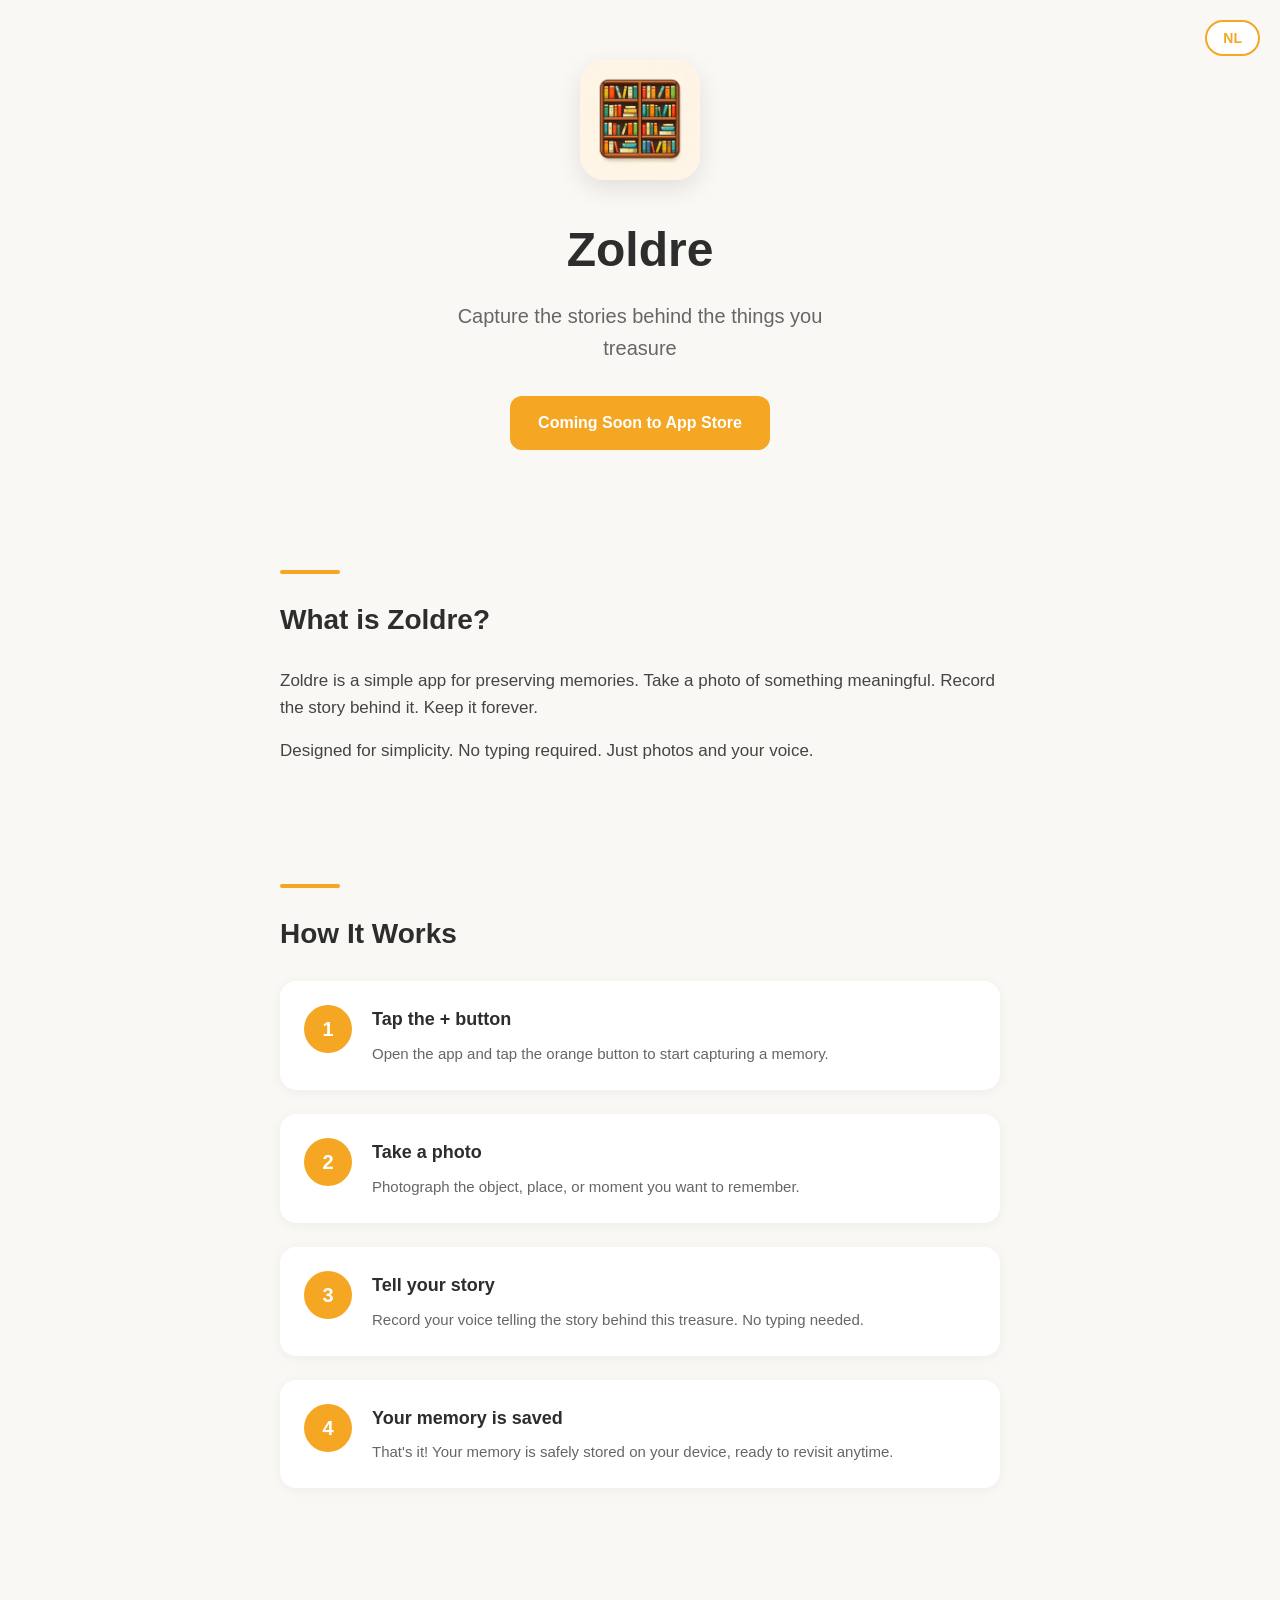
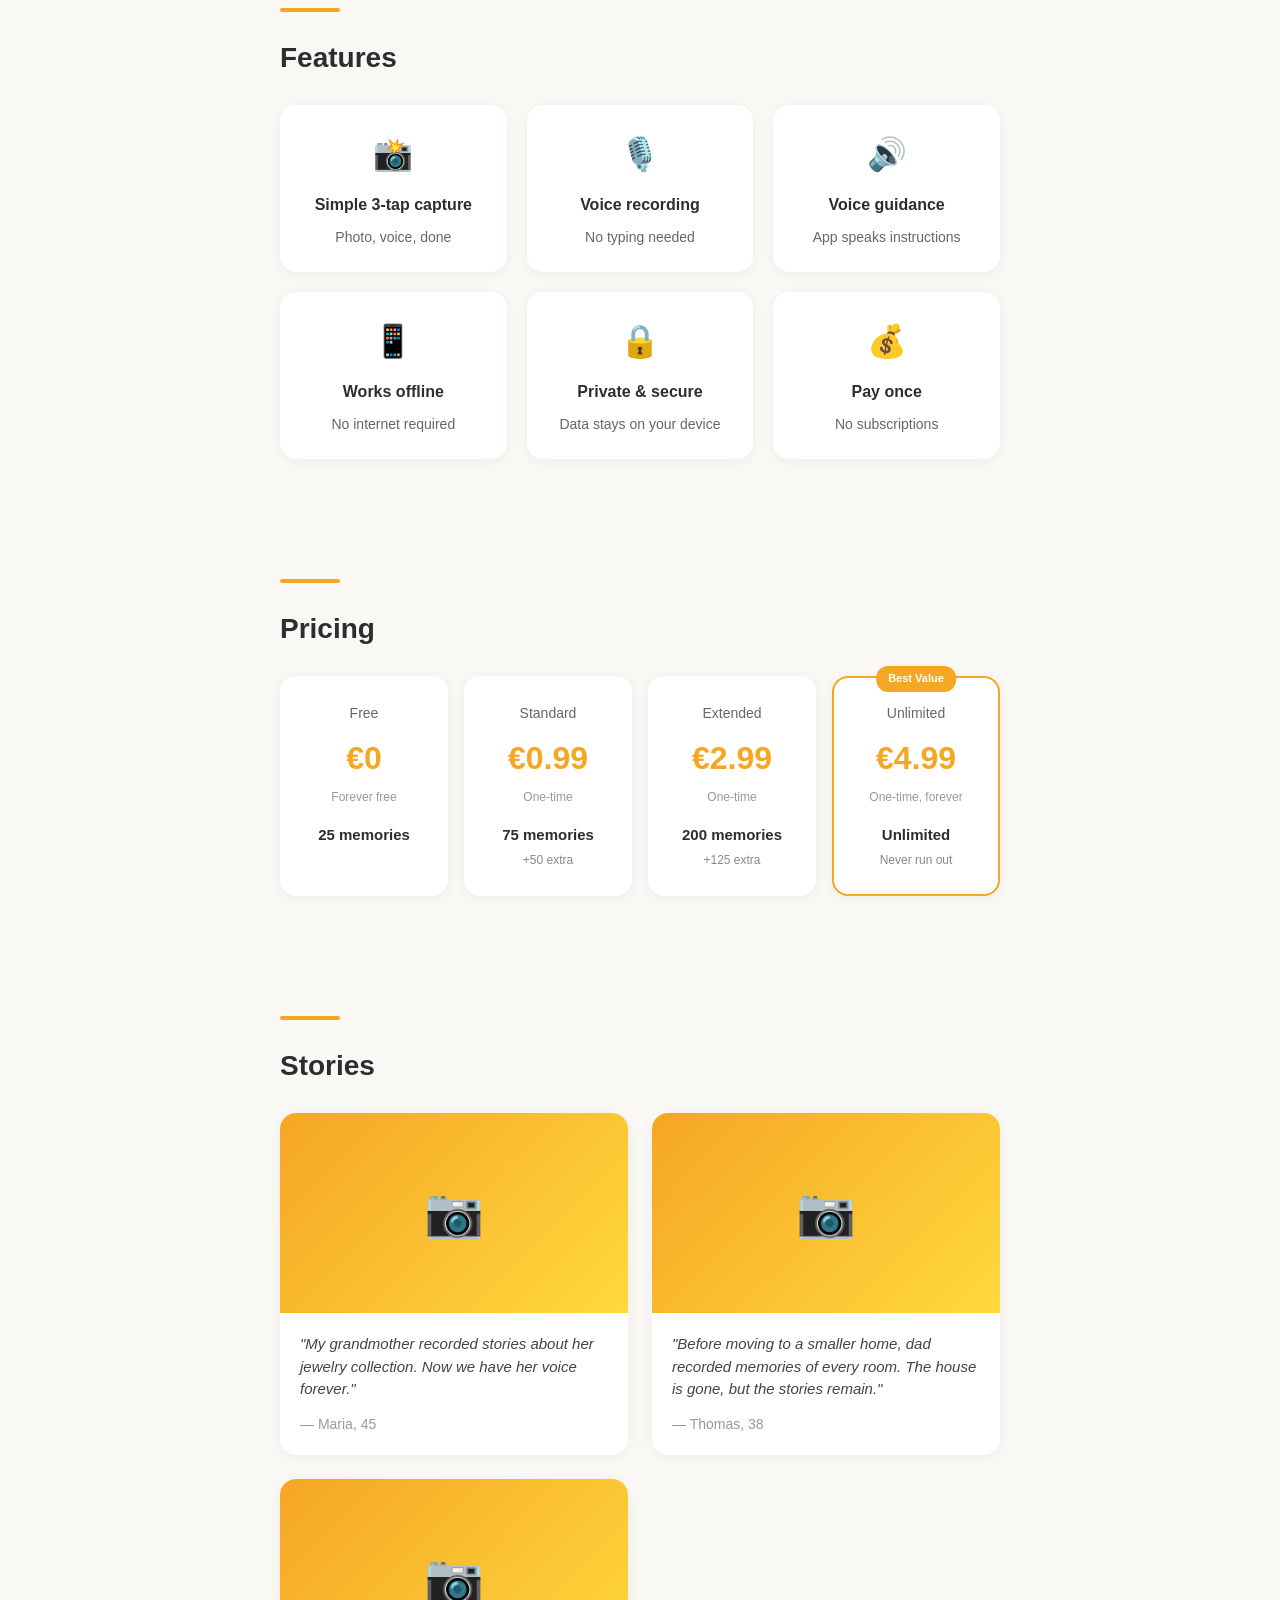
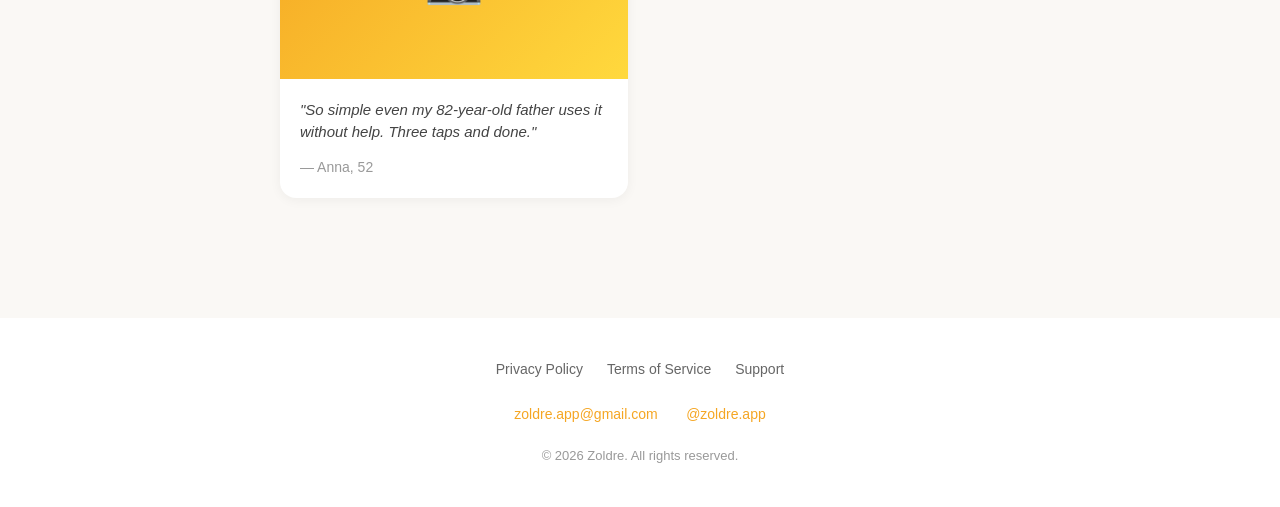
<file: index.html>
<!DOCTYPE html>
<html lang="en">
<head>
    <meta charset="UTF-8">
    <meta name="viewport" content="width=device-width, initial-scale=1.0">
    <title>Zoldre - Capture the stories behind the things you treasure</title>
    <meta name="description" content="Zoldre is a simple app for elderly people to capture memories of cherished objects through photos and voice recordings.">
    <link rel="icon" type="image/png" href="icon.png">
    <style>
        * {
            margin: 0;
            padding: 0;
            box-sizing: border-box;
        }
        
        body {
            font-family: -apple-system, BlinkMacSystemFont, 'Segoe UI', Roboto, Helvetica, Arial, sans-serif;
            background-color: #FAF8F5;
            color: #2D2D2D;
            line-height: 1.6;
        }
        
        .container {
            max-width: 800px;
            margin: 0 auto;
            padding: 20px;
        }
        
        /* Language Switcher */
        .lang-switch {
            position: fixed;
            top: 20px;
            right: 20px;
            z-index: 100;
        }
        
        .lang-btn {
            background: white;
            border: 2px solid #F5A623;
            color: #F5A623;
            padding: 8px 16px;
            border-radius: 20px;
            cursor: pointer;
            font-size: 14px;
            font-weight: 600;
            transition: all 0.3s ease;
        }
        
        .lang-btn:hover {
            background: #F5A623;
            color: white;
        }
        
        /* Header */
        .header {
            text-align: center;
            padding: 60px 20px 40px;
        }
        
        .logo {
            width: 120px;
            height: 120px;
            border-radius: 24px;
            margin-bottom: 24px;
            box-shadow: 0 8px 24px rgba(0,0,0,0.1);
        }
        
        .title {
            font-size: 48px;
            font-weight: 700;
            color: #2D2D2D;
            margin-bottom: 12px;
        }
        
        .tagline {
            font-size: 20px;
            color: #666;
            max-width: 400px;
            margin: 0 auto 32px;
        }
        
        .app-store-btn {
            display: inline-block;
            background: #000;
            color: white;
            padding: 14px 28px;
            border-radius: 12px;
            text-decoration: none;
            font-size: 16px;
            font-weight: 600;
            transition: transform 0.2s ease;
        }
        
        .app-store-btn:hover {
            transform: scale(1.05);
        }
        
        .coming-soon {
            display: inline-block;
            background: #F5A623;
            color: white;
            padding: 14px 28px;
            border-radius: 12px;
            font-size: 16px;
            font-weight: 600;
        }
        
        /* Sections */
        .section {
            padding: 60px 20px;
        }
        
        .section-title {
            font-size: 28px;
            font-weight: 700;
            margin-bottom: 24px;
            color: #2D2D2D;
        }
        
        .section-divider {
            width: 60px;
            height: 4px;
            background: #F5A623;
            border-radius: 2px;
            margin-bottom: 24px;
        }
        
        /* How it works */
        .steps {
            display: flex;
            flex-direction: column;
            gap: 24px;
        }
        
        .step {
            display: flex;
            align-items: flex-start;
            gap: 20px;
            background: white;
            padding: 24px;
            border-radius: 16px;
            box-shadow: 0 2px 12px rgba(0,0,0,0.05);
        }
        
        .step-number {
            width: 48px;
            height: 48px;
            background: #F5A623;
            color: white;
            border-radius: 50%;
            display: flex;
            align-items: center;
            justify-content: center;
            font-size: 20px;
            font-weight: 700;
            flex-shrink: 0;
        }
        
        .step-content h3 {
            font-size: 18px;
            margin-bottom: 8px;
            color: #2D2D2D;
        }
        
        .step-content p {
            color: #666;
            font-size: 15px;
        }
        
        /* Features */
        .features {
            display: grid;
            grid-template-columns: repeat(auto-fit, minmax(200px, 1fr));
            gap: 20px;
        }
        
        .feature {
            background: white;
            padding: 24px;
            border-radius: 16px;
            text-align: center;
            box-shadow: 0 2px 12px rgba(0,0,0,0.05);
        }
        
        .feature-icon {
            font-size: 32px;
            margin-bottom: 12px;
        }
        
        .feature h3 {
            font-size: 16px;
            margin-bottom: 8px;
            color: #2D2D2D;
        }
        
        .feature p {
            font-size: 14px;
            color: #666;
        }
        
        /* Pricing */
        .pricing-cards {
            display: grid;
            grid-template-columns: repeat(auto-fit, minmax(160px, 1fr));
            gap: 16px;
        }
        
        .pricing-card {
            background: white;
            padding: 24px 16px;
            border-radius: 16px;
            text-align: center;
            box-shadow: 0 2px 12px rgba(0,0,0,0.05);
            border: 2px solid transparent;
            position: relative;
        }
        
        .pricing-card.popular {
            border-color: #F5A623;
        }
        
        .pricing-card.popular::before {
            content: "Best Value";
            position: absolute;
            top: -12px;
            left: 50%;
            transform: translateX(-50%);
            background: #F5A623;
            color: white;
            padding: 4px 12px;
            border-radius: 12px;
            font-size: 11px;
            font-weight: 600;
        }
        
        body.dutch .pricing-card.popular::before {
            content: "Beste Waarde";
        }
        
        .pricing-card .plan-name {
            font-size: 14px;
            color: #666;
            margin-bottom: 8px;
        }
        
        .pricing-card .price {
            font-size: 32px;
            font-weight: 700;
            color: #F5A623;
            margin-bottom: 4px;
        }
        
        .pricing-card .price-note {
            font-size: 12px;
            color: #999;
            margin-bottom: 16px;
        }
        
        .pricing-card .memories {
            font-size: 15px;
            color: #2D2D2D;
            font-weight: 600;
        }
        
        .pricing-card .memories-detail {
            font-size: 12px;
            color: #888;
            margin-top: 4px;
        }
        
        /* Stories Section */
        .stories {
            display: grid;
            grid-template-columns: repeat(auto-fit, minmax(280px, 1fr));
            gap: 24px;
        }
        
        .story-card {
            background: white;
            border-radius: 16px;
            overflow: hidden;
            box-shadow: 0 2px 12px rgba(0,0,0,0.05);
        }
        
        .story-image {
            width: 100%;
            height: 200px;
            object-fit: cover;
            background: #EEE;
        }
        
        .story-image-placeholder {
            width: 100%;
            height: 200px;
            background: linear-gradient(135deg, #F5A623 0%, #FFD93D 100%);
            display: flex;
            align-items: center;
            justify-content: center;
            color: white;
            font-size: 48px;
        }
        
        .story-content {
            padding: 20px;
        }
        
        .story-quote {
            font-size: 15px;
            color: #444;
            font-style: italic;
            margin-bottom: 12px;
            line-height: 1.5;
        }
        
        .story-author {
            font-size: 14px;
            color: #999;
        }
        
        /* Footer */
        .footer {
            background: white;
            padding: 40px 20px;
            text-align: center;
            margin-top: 40px;
        }
        
        .footer-links {
            display: flex;
            justify-content: center;
            gap: 24px;
            margin-bottom: 20px;
            flex-wrap: wrap;
        }
        
        .footer-links a {
            color: #666;
            text-decoration: none;
            font-size: 14px;
        }
        
        .footer-links a:hover {
            color: #F5A623;
        }
        
        .footer-contact {
            margin-bottom: 20px;
        }
        
        .footer-contact a {
            color: #F5A623;
            text-decoration: none;
            font-size: 14px;
            margin: 0 12px;
        }
        
        .footer-copyright {
            font-size: 13px;
            color: #999;
        }
        
        /* Responsive */
        @media (max-width: 600px) {
            .title {
                font-size: 36px;
            }
            
            .tagline {
                font-size: 18px;
            }
            
            .step {
                flex-direction: column;
                text-align: center;
            }
            
            .step-number {
                margin: 0 auto;
            }
            
            .pricing-cards {
                grid-template-columns: repeat(2, 1fr);
            }
        }
        
        /* Dutch content - hidden by default */
        .nl { display: none; }
        body.dutch .en { display: none; }
        body.dutch .nl { display: block; }
        body.dutch .nl-inline { display: inline; }
        body.dutch .en-inline { display: none; }
        .nl-inline { display: none; }
    </style>
</head>
<body>
    <!-- Language Switcher -->
    <div class="lang-switch">
        <button class="lang-btn" onclick="toggleLanguage()">
            <span class="en-inline">NL</span>
            <span class="nl-inline">EN</span>
        </button>
    </div>

    <!-- Header -->
    <header class="header">
        <img src="icon.png" alt="Zoldre App Icon" class="logo">
        <h1 class="title">Zoldre</h1>
        <p class="tagline en">Capture the stories behind the things you treasure</p>
        <p class="tagline nl">Bewaar de verhalen achter de dingen die je koestert</p>
        
        <!-- Replace with App Store link after approval -->
        <span class="coming-soon en">Coming Soon to App Store</span>
        <span class="coming-soon nl">Binnenkort in de App Store</span>
        <!-- <a href="https://apps.apple.com/app/zoldre" class="app-store-btn">Download on App Store</a> -->
    </header>

    <div class="container">
        <!-- What is Zoldre -->
        <section class="section">
            <div class="section-divider"></div>
            <h2 class="section-title en">What is Zoldre?</h2>
            <h2 class="section-title nl">Wat is Zoldre?</h2>
            
            <p class="en" style="font-size: 17px; color: #444; margin-bottom: 16px;">
                Zoldre is a simple app for preserving memories. Take a photo of something meaningful. Record the story behind it. Keep it forever.
            </p>
            <p class="nl" style="font-size: 17px; color: #444; margin-bottom: 16px;">
                Zoldre is een eenvoudige app voor het bewaren van herinneringen. Maak een foto van iets dat betekenis heeft. Neem het verhaal erachter op. Bewaar het voor altijd.
            </p>
            
            <p class="en" style="font-size: 17px; color: #444;">
                Designed for simplicity. No typing required. Just photos and your voice.
            </p>
            <p class="nl" style="font-size: 17px; color: #444;">
                Ontworpen voor eenvoud. Geen typen nodig. Alleen foto's en je stem.
            </p>
        </section>

        <!-- How it works -->
        <section class="section">
            <div class="section-divider"></div>
            <h2 class="section-title en">How It Works</h2>
            <h2 class="section-title nl">Hoe Het Werkt</h2>
            
            <div class="steps">
                <div class="step">
                    <div class="step-number">1</div>
                    <div class="step-content">
                        <h3 class="en">Tap the + button</h3>
                        <h3 class="nl">Tik op de + knop</h3>
                        <p class="en">Open the app and tap the orange button to start capturing a memory.</p>
                        <p class="nl">Open de app en tik op de oranje knop om een herinnering vast te leggen.</p>
                    </div>
                </div>
                
                <div class="step">
                    <div class="step-number">2</div>
                    <div class="step-content">
                        <h3 class="en">Take a photo</h3>
                        <h3 class="nl">Maak een foto</h3>
                        <p class="en">Photograph the object, place, or moment you want to remember.</p>
                        <p class="nl">Fotografeer het voorwerp, de plek of het moment dat je wilt onthouden.</p>
                    </div>
                </div>
                
                <div class="step">
                    <div class="step-number">3</div>
                    <div class="step-content">
                        <h3 class="en">Tell your story</h3>
                        <h3 class="nl">Vertel je verhaal</h3>
                        <p class="en">Record your voice telling the story behind this treasure. No typing needed.</p>
                        <p class="nl">Neem je stem op terwijl je het verhaal vertelt. Geen typen nodig.</p>
                    </div>
                </div>
                
                <div class="step">
                    <div class="step-number">4</div>
                    <div class="step-content">
                        <h3 class="en">Your memory is saved</h3>
                        <h3 class="nl">Je herinnering is bewaard</h3>
                        <p class="en">That's it! Your memory is safely stored on your device, ready to revisit anytime.</p>
                        <p class="nl">Dat is alles! Je herinnering is veilig opgeslagen op je apparaat.</p>
                    </div>
                </div>
            </div>
        </section>

        <!-- Features -->
        <section class="section">
            <div class="section-divider"></div>
            <h2 class="section-title en">Features</h2>
            <h2 class="section-title nl">Kenmerken</h2>
            
            <div class="features">
                <div class="feature">
                    <div class="feature-icon">📸</div>
                    <h3 class="en">Simple 3-tap capture</h3>
                    <h3 class="nl">Eenvoudig in 3 tikken</h3>
                    <p class="en">Photo, voice, done</p>
                    <p class="nl">Foto, stem, klaar</p>
                </div>
                
                <div class="feature">
                    <div class="feature-icon">🎙️</div>
                    <h3 class="en">Voice recording</h3>
                    <h3 class="nl">Stem opname</h3>
                    <p class="en">No typing needed</p>
                    <p class="nl">Geen typen nodig</p>
                </div>
                
                <div class="feature">
                    <div class="feature-icon">🔊</div>
                    <h3 class="en">Voice guidance</h3>
                    <h3 class="nl">Spraakbegeleiding</h3>
                    <p class="en">App speaks instructions</p>
                    <p class="nl">App spreekt instructies</p>
                </div>
                
                <div class="feature">
                    <div class="feature-icon">📱</div>
                    <h3 class="en">Works offline</h3>
                    <h3 class="nl">Werkt offline</h3>
                    <p class="en">No internet required</p>
                    <p class="nl">Geen internet nodig</p>
                </div>
                
                <div class="feature">
                    <div class="feature-icon">🔒</div>
                    <h3 class="en">Private & secure</h3>
                    <h3 class="nl">Privé & veilig</h3>
                    <p class="en">Data stays on your device</p>
                    <p class="nl">Data blijft op je apparaat</p>
                </div>
                
                <div class="feature">
                    <div class="feature-icon">💰</div>
                    <h3 class="en">Pay once</h3>
                    <h3 class="nl">Eenmalig betalen</h3>
                    <p class="en">No subscriptions</p>
                    <p class="nl">Geen abonnement</p>
                </div>
            </div>
        </section>

        <!-- Pricing -->
        <section class="section">
            <div class="section-divider"></div>
            <h2 class="section-title en">Pricing</h2>
            <h2 class="section-title nl">Prijzen</h2>
            
            <div class="pricing-cards">
                <div class="pricing-card">
                    <div class="plan-name">Free</div>
                    <div class="price">€0</div>
                    <div class="price-note en">Forever free</div>
                    <div class="price-note nl">Altijd gratis</div>
                    <div class="memories en">25 memories</div>
                    <div class="memories nl">25 herinneringen</div>
                </div>
                
                <div class="pricing-card">
                    <div class="plan-name">Standard</div>
                    <div class="price">€0.99</div>
                    <div class="price-note en">One-time</div>
                    <div class="price-note nl">Eenmalig</div>
                    <div class="memories en">75 memories</div>
                    <div class="memories nl">75 herinneringen</div>
                    <div class="memories-detail en">+50 extra</div>
                    <div class="memories-detail nl">+50 extra</div>
                </div>
                
                <div class="pricing-card">
                    <div class="plan-name">Extended</div>
                    <div class="price">€2.99</div>
                    <div class="price-note en">One-time</div>
                    <div class="price-note nl">Eenmalig</div>
                    <div class="memories en">200 memories</div>
                    <div class="memories nl">200 herinneringen</div>
                    <div class="memories-detail en">+125 extra</div>
                    <div class="memories-detail nl">+125 extra</div>
                </div>
                
                <div class="pricing-card popular">
                    <div class="plan-name">Unlimited</div>
                    <div class="price">€4.99</div>
                    <div class="price-note en">One-time, forever</div>
                    <div class="price-note nl">Eenmalig, voor altijd</div>
                    <div class="memories en">Unlimited</div>
                    <div class="memories nl">Onbeperkt</div>
                    <div class="memories-detail en">Never run out</div>
                    <div class="memories-detail nl">Nooit vol</div>
                </div>
            </div>
        </section>

        <!-- Stories -->
        <section class="section">
            <div class="section-divider"></div>
            <h2 class="section-title en">Stories</h2>
            <h2 class="section-title nl">Verhalen</h2>
            
            <div class="stories">
                <!-- Story 1 - Placeholder for your photo -->
                <div class="story-card">
                    <div class="story-image-placeholder">📷</div>
                    <!-- Replace with: <img src="story1.jpg" alt="Story" class="story-image"> -->
                    <div class="story-content">
                        <p class="story-quote en">"My grandmother recorded stories about her jewelry collection. Now we have her voice forever."</p>
                        <p class="story-quote nl">"Mijn oma nam verhalen op over haar sieradencollectie. Nu hebben we haar stem voor altijd."</p>
                        <p class="story-author">— Maria, 45</p>
                    </div>
                </div>
                
                <!-- Story 2 - Placeholder for your photo -->
                <div class="story-card">
                    <div class="story-image-placeholder">📷</div>
                    <!-- Replace with: <img src="story2.jpg" alt="Story" class="story-image"> -->
                    <div class="story-content">
                        <p class="story-quote en">"Before moving to a smaller home, dad recorded memories of every room. The house is gone, but the stories remain."</p>
                        <p class="story-quote nl">"Voor de verhuizing naar een kleiner huis nam papa herinneringen op van elke kamer. Het huis is weg, maar de verhalen blijven."</p>
                        <p class="story-author">— Thomas, 38</p>
                    </div>
                </div>
                
                <!-- Story 3 - Placeholder for your photo -->
                <div class="story-card">
                    <div class="story-image-placeholder">📷</div>
                    <!-- Replace with: <img src="story3.jpg" alt="Story" class="story-image"> -->
                    <div class="story-content">
                        <p class="story-quote en">"So simple even my 82-year-old father uses it without help. Three taps and done."</p>
                        <p class="story-quote nl">"Zo eenvoudig dat zelfs mijn 82-jarige vader het zonder hulp gebruikt. Drie tikken en klaar."</p>
                        <p class="story-author">— Anna, 52</p>
                    </div>
                </div>
            </div>
        </section>
    </div>

    <!-- Footer -->
    <footer class="footer">
        <div class="footer-links">
            <a href="privacy.html" class="en">Privacy Policy</a>
            <a href="privacy.html" class="nl">Privacybeleid</a>
            <a href="terms.html" class="en">Terms of Service</a>
            <a href="terms.html" class="nl">Gebruiksvoorwaarden</a>
            <a href="support.html" class="en">Support</a>
            <a href="support.html" class="nl">Ondersteuning</a>
        </div>
        
        <div class="footer-contact">
            <a href="mailto:zoldre.app@gmail.com">zoldre.app@gmail.com</a>
            <a href="https://instagram.com/zoldre.app" target="_blank">@zoldre.app</a>
        </div>
        
        <p class="footer-copyright">© 2026 Zoldre. All rights reserved.</p>
    </footer>

    <script>
        function toggleLanguage() {
            document.body.classList.toggle('dutch');
            // Save preference
            if (document.body.classList.contains('dutch')) {
                localStorage.setItem('zoldre-lang', 'nl');
            } else {
                localStorage.setItem('zoldre-lang', 'en');
            }
        }
        
        // Load saved language preference
        if (localStorage.getItem('zoldre-lang') === 'nl') {
            document.body.classList.add('dutch');
        }
    </script>
</body>
</html>
</file>
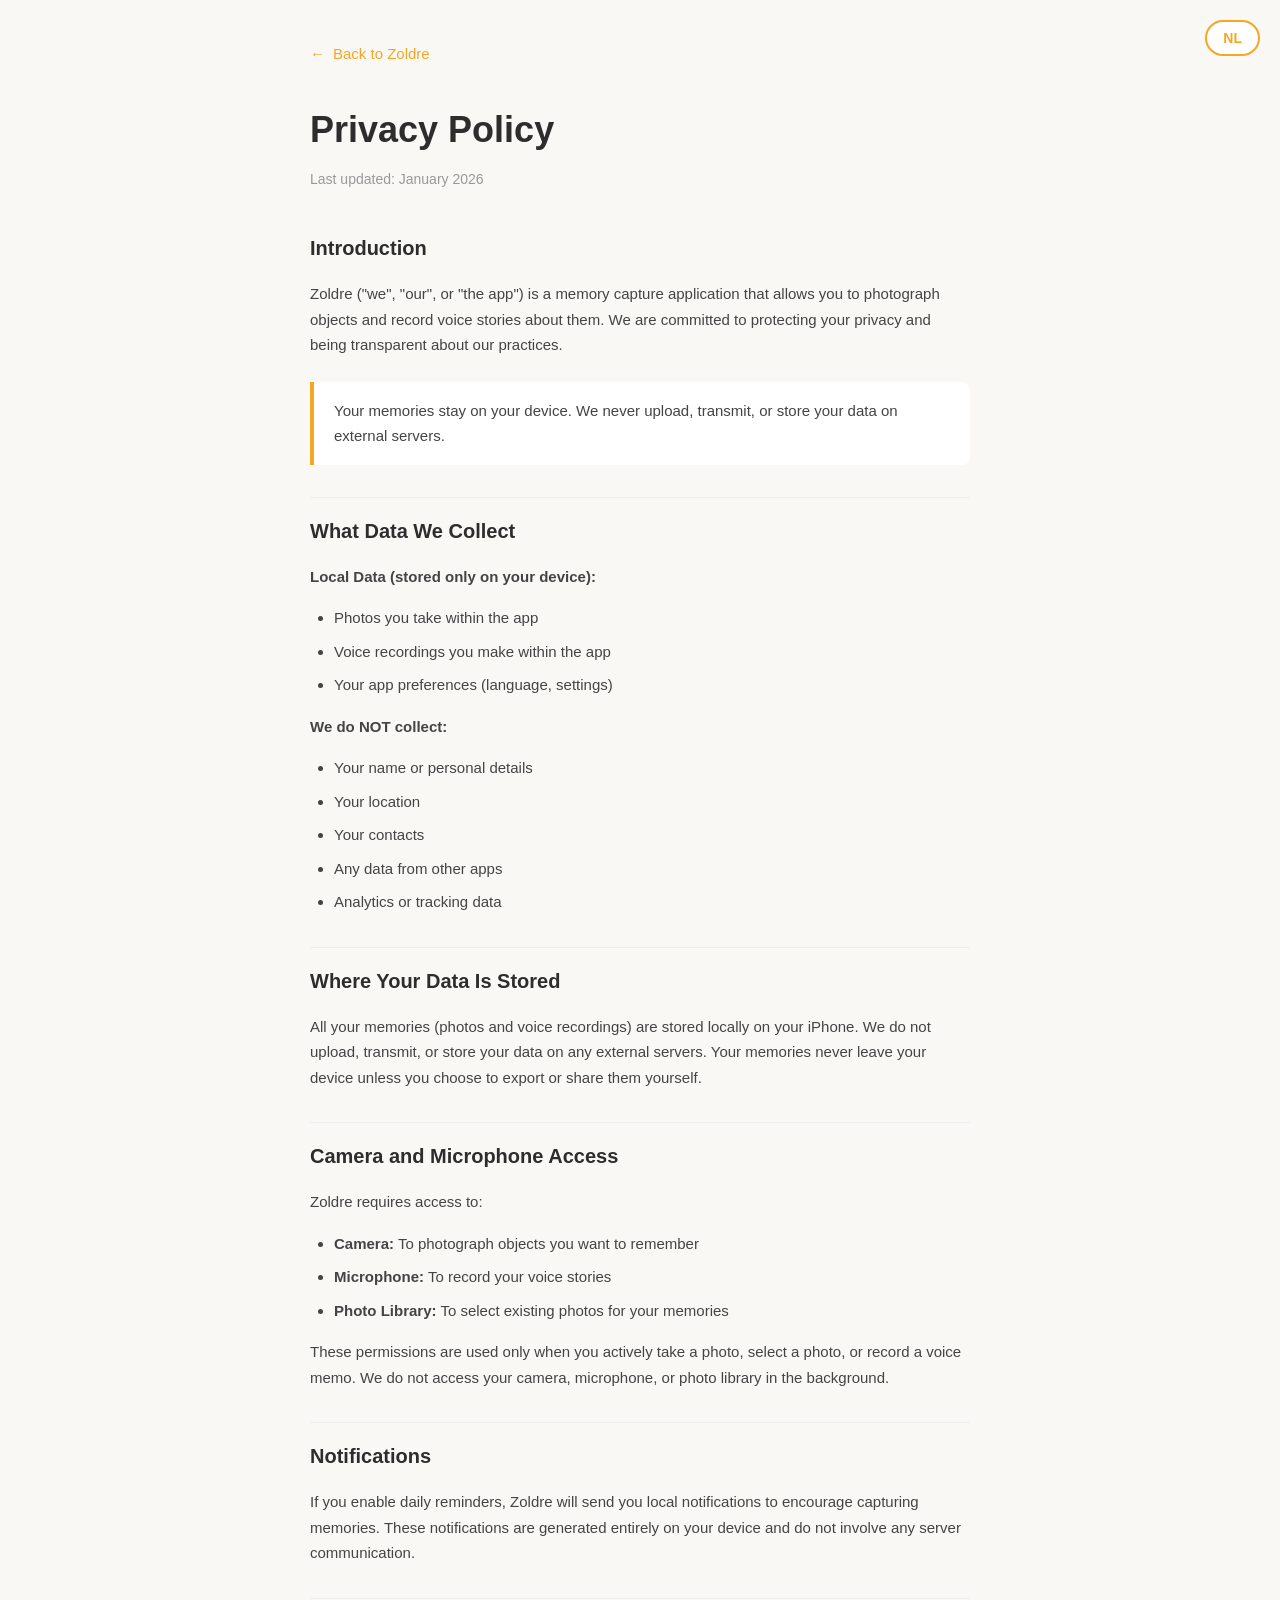
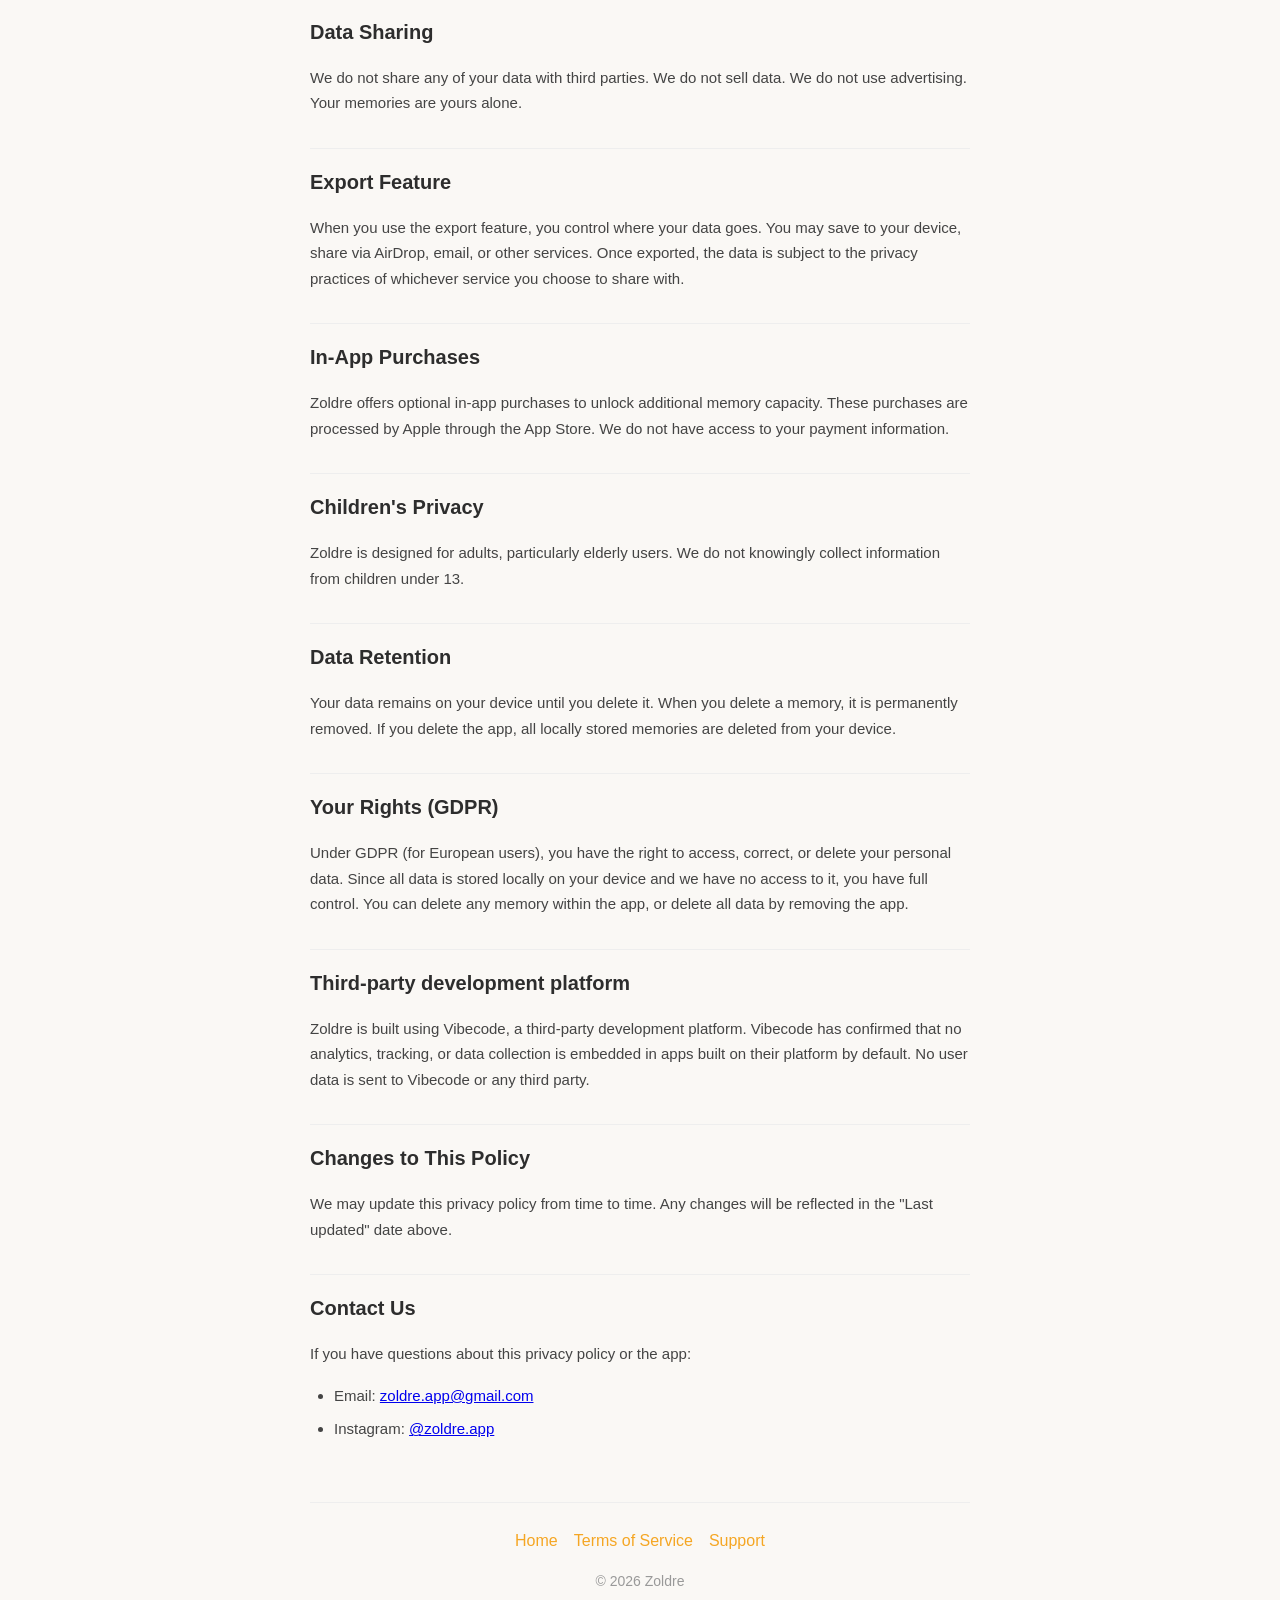
<file: privacy.html>
<!DOCTYPE html>
<html lang="en">
<head>
    <meta charset="UTF-8">
    <meta name="viewport" content="width=device-width, initial-scale=1.0">
    <title>Privacy Policy - Zoldre</title>
    <meta name="description" content="Zoldre Privacy Policy - Learn how we protect your data.">
    <link rel="icon" type="image/png" href="icon.png">
    <style>
        * {
            margin: 0;
            padding: 0;
            box-sizing: border-box;
        }
        
        body {
            font-family: -apple-system, BlinkMacSystemFont, 'Segoe UI', Roboto, Helvetica, Arial, sans-serif;
            background-color: #FAF8F5;
            color: #2D2D2D;
            line-height: 1.7;
        }
        
        .container {
            max-width: 700px;
            margin: 0 auto;
            padding: 40px 20px;
        }
        
        /* Language Switcher */
        .lang-switch {
            position: fixed;
            top: 20px;
            right: 20px;
            z-index: 100;
        }
        
        .lang-btn {
            background: white;
            border: 2px solid #F5A623;
            color: #F5A623;
            padding: 8px 16px;
            border-radius: 20px;
            cursor: pointer;
            font-size: 14px;
            font-weight: 600;
            transition: all 0.3s ease;
        }
        
        .lang-btn:hover {
            background: #F5A623;
            color: white;
        }
        
        /* Back link */
        .back-link {
            display: inline-flex;
            align-items: center;
            gap: 8px;
            color: #F5A623;
            text-decoration: none;
            font-size: 15px;
            margin-bottom: 32px;
        }
        
        .back-link:hover {
            text-decoration: underline;
        }
        
        /* Header */
        .header {
            margin-bottom: 40px;
        }
        
        .title {
            font-size: 36px;
            font-weight: 700;
            color: #2D2D2D;
            margin-bottom: 8px;
        }
        
        .last-updated {
            font-size: 14px;
            color: #999;
        }
        
        /* Content */
        .content h2 {
            font-size: 20px;
            font-weight: 600;
            color: #2D2D2D;
            margin-top: 32px;
            margin-bottom: 16px;
            padding-top: 16px;
            border-top: 1px solid #EEE;
        }
        
        .content h2:first-of-type {
            border-top: none;
            margin-top: 0;
            padding-top: 0;
        }
        
        .content p {
            font-size: 15px;
            color: #444;
            margin-bottom: 16px;
        }
        
        .content ul {
            margin-bottom: 16px;
            padding-left: 24px;
        }
        
        .content li {
            font-size: 15px;
            color: #444;
            margin-bottom: 8px;
        }
        
        .highlight-box {
            background: white;
            border-left: 4px solid #F5A623;
            padding: 16px 20px;
            margin: 24px 0;
            border-radius: 0 8px 8px 0;
        }
        
        .highlight-box p {
            margin: 0;
            font-weight: 500;
        }
        
        /* Footer */
        .footer {
            margin-top: 60px;
            padding-top: 24px;
            border-top: 1px solid #EEE;
            text-align: center;
        }
        
        .footer p {
            font-size: 14px;
            color: #999;
            margin-bottom: 8px;
        }
        
        .footer a {
            color: #F5A623;
            text-decoration: none;
        }
        
        .footer-links {
            display: flex;
            justify-content: center;
            gap: 16px;
            margin-bottom: 16px;
            flex-wrap: wrap;
        }
        
        /* Dutch content - hidden by default */
        .nl { display: none; }
        body.dutch .en { display: none; }
        body.dutch .nl { display: block; }
        body.dutch .nl-inline { display: inline; }
        body.dutch .en-inline { display: none; }
        .nl-inline { display: none; }
    </style>
</head>
<body>
    <!-- Language Switcher -->
    <div class="lang-switch">
        <button class="lang-btn" onclick="toggleLanguage()">
            <span class="en-inline">NL</span>
            <span class="nl-inline">EN</span>
        </button>
    </div>

    <div class="container">
        <a href="index.html" class="back-link">
            ← <span class="en-inline">Back to Zoldre</span><span class="nl-inline">Terug naar Zoldre</span>
        </a>

        <header class="header">
            <h1 class="title en">Privacy Policy</h1>
            <h1 class="title nl">Privacybeleid</h1>
            <p class="last-updated en">Last updated: January 2026</p>
            <p class="last-updated nl">Laatst bijgewerkt: Januari 2026</p>
        </header>

        <!-- English Content -->
        <div class="content en">
            <h2>Introduction</h2>
            <p>Zoldre ("we", "our", or "the app") is a memory capture application that allows you to photograph objects and record voice stories about them. We are committed to protecting your privacy and being transparent about our practices.</p>
            
            <div class="highlight-box">
                <p>Your memories stay on your device. We never upload, transmit, or store your data on external servers.</p>
            </div>

            <h2>What Data We Collect</h2>
            <p><strong>Local Data (stored only on your device):</strong></p>
            <ul>
                <li>Photos you take within the app</li>
                <li>Voice recordings you make within the app</li>
                <li>Your app preferences (language, settings)</li>
            </ul>
            
            <p><strong>We do NOT collect:</strong></p>
            <ul>
                <li>Your name or personal details</li>
                <li>Your location</li>
                <li>Your contacts</li>
                <li>Any data from other apps</li>
                <li>Analytics or tracking data</li>
            </ul>

            <h2>Where Your Data Is Stored</h2>
            <p>All your memories (photos and voice recordings) are stored locally on your iPhone. We do not upload, transmit, or store your data on any external servers. Your memories never leave your device unless you choose to export or share them yourself.</p>

            <h2>Camera and Microphone Access</h2>
            <p>Zoldre requires access to:</p>
            <ul>
                <li><strong>Camera:</strong> To photograph objects you want to remember</li>
                <li><strong>Microphone:</strong> To record your voice stories</li>
                <li><strong>Photo Library:</strong> To select existing photos for your memories</li>
            </ul>
            <p>These permissions are used only when you actively take a photo, select a photo, or record a voice memo. We do not access your camera, microphone, or photo library in the background.</p>

            <h2>Notifications</h2>
            <p>If you enable daily reminders, Zoldre will send you local notifications to encourage capturing memories. These notifications are generated entirely on your device and do not involve any server communication.</p>

            <h2>Data Sharing</h2>
            <p>We do not share any of your data with third parties. We do not sell data. We do not use advertising. Your memories are yours alone.</p>

            <h2>Export Feature</h2>
            <p>When you use the export feature, you control where your data goes. You may save to your device, share via AirDrop, email, or other services. Once exported, the data is subject to the privacy practices of whichever service you choose to share with.</p>

            <h2>In-App Purchases</h2>
            <p>Zoldre offers optional in-app purchases to unlock additional memory capacity. These purchases are processed by Apple through the App Store. We do not have access to your payment information.</p>

            <h2>Children's Privacy</h2>
            <p>Zoldre is designed for adults, particularly elderly users. We do not knowingly collect information from children under 13.</p>

            <h2>Data Retention</h2>
            <p>Your data remains on your device until you delete it. When you delete a memory, it is permanently removed. If you delete the app, all locally stored memories are deleted from your device.</p>

            <h2>Your Rights (GDPR)</h2>
            <p>Under GDPR (for European users), you have the right to access, correct, or delete your personal data. Since all data is stored locally on your device and we have no access to it, you have full control. You can delete any memory within the app, or delete all data by removing the app.</p>

            <h2>Third-party development platform</h2>
            <p>Zoldre is built using Vibecode, a third-party development platform. Vibecode has confirmed that no analytics, tracking, or data collection is embedded in apps built on their platform by default. No user data is sent to Vibecode or any third party.</p>

            <h2>Changes to This Policy</h2>
            <p>We may update this privacy policy from time to time. Any changes will be reflected in the "Last updated" date above.</p>

            <h2>Contact Us</h2>
            <p>If you have questions about this privacy policy or the app:</p>
            <ul>
                <li>Email: <a href="mailto:zoldre.app@gmail.com">zoldre.app@gmail.com</a></li>
                <li>Instagram: <a href="https://instagram.com/zoldre.app" target="_blank">@zoldre.app</a></li>
            </ul>
        </div>

        <!-- Dutch Content -->
        <div class="content nl">
            <h2>Inleiding</h2>
            <p>Zoldre ("wij", "ons", of "de app") is een herinneringen-app waarmee je voorwerpen kunt fotograferen en stemverhalen erover kunt opnemen. Wij zetten ons in voor de bescherming van je privacy en zijn transparant over onze werkwijze.</p>
            
            <div class="highlight-box">
                <p>Je herinneringen blijven op je apparaat. We uploaden, verzenden of bewaren je gegevens nooit op externe servers.</p>
            </div>

            <h2>Welke Gegevens We Verzamelen</h2>
            <p><strong>Lokale gegevens (alleen opgeslagen op je apparaat):</strong></p>
            <ul>
                <li>Foto's die je maakt in de app</li>
                <li>Stemopnames die je maakt in de app</li>
                <li>Je app-voorkeuren (taal, instellingen)</li>
            </ul>
            
            <p><strong>We verzamelen NIET:</strong></p>
            <ul>
                <li>Je naam of persoonlijke gegevens</li>
                <li>Je locatie</li>
                <li>Je contacten</li>
                <li>Gegevens van andere apps</li>
                <li>Analytics of trackinggegevens</li>
            </ul>

            <h2>Waar Je Gegevens Worden Opgeslagen</h2>
            <p>Al je herinneringen (foto's en stemopnames) worden lokaal op je iPhone opgeslagen. Wij uploaden, verzenden of bewaren je gegevens niet op externe servers. Je herinneringen verlaten je apparaat nooit, tenzij je zelf kiest om ze te exporteren of te delen.</p>

            <h2>Camera- en Microfoontoegang</h2>
            <p>Zoldre heeft toegang nodig tot:</p>
            <ul>
                <li><strong>Camera:</strong> Om voorwerpen te fotograferen die je wilt onthouden</li>
                <li><strong>Microfoon:</strong> Om je stemverhalen op te nemen</li>
                <li><strong>Fotobibliotheek:</strong> Om bestaande foto's te selecteren voor je herinneringen</li>
            </ul>
            <p>Deze machtigingen worden alleen gebruikt wanneer je actief een foto maakt, een foto selecteert of een spraakmemo opneemt. We hebben geen toegang tot je camera, microfoon of fotobibliotheek op de achtergrond.</p>

            <h2>Meldingen</h2>
            <p>Als je dagelijkse herinneringen inschakelt, stuurt Zoldre je lokale meldingen om je aan te moedigen herinneringen vast te leggen. Deze meldingen worden volledig op je apparaat gegenereerd en vereisen geen servercommunicatie.</p>

            <h2>Gegevens Delen</h2>
            <p>We delen geen gegevens met derden. We verkopen geen gegevens. We gebruiken geen advertenties. Je herinneringen zijn alleen van jou.</p>

            <h2>Exportfunctie</h2>
            <p>Wanneer je de exportfunctie gebruikt, bepaal jij waar je gegevens naartoe gaan. Je kunt opslaan op je apparaat, delen via AirDrop, e-mail of andere diensten. Na export vallen de gegevens onder het privacybeleid van de dienst waarmee je kiest te delen.</p>

            <h2>In-App Aankopen</h2>
            <p>Zoldre biedt optionele in-app aankopen om extra geheugenruimte te ontgrendelen. Deze aankopen worden verwerkt door Apple via de App Store. Wij hebben geen toegang tot je betalingsgegevens.</p>

            <h2>Privacy van Kinderen</h2>
            <p>Zoldre is ontworpen voor volwassenen, met name oudere gebruikers. We verzamelen niet bewust informatie van kinderen onder de 13 jaar.</p>

            <h2>Gegevensbewaring</h2>
            <p>Je gegevens blijven op je apparaat totdat je ze verwijdert. Wanneer je een herinnering verwijdert, wordt deze permanent verwijderd. Als je de app verwijdert, worden alle lokaal opgeslagen herinneringen van je apparaat verwijderd.</p>

            <h2>Je Rechten (AVG)</h2>
            <p>Onder de AVG (voor Europese gebruikers) heb je het recht om je persoonlijke gegevens in te zien, te corrigeren of te verwijderen. Aangezien alle gegevens lokaal op je apparaat worden opgeslagen en wij er geen toegang toe hebben, heb je volledige controle. Je kunt elke herinnering binnen de app verwijderen, of alle gegevens verwijderen door de app te verwijderen.</p>

            <h2>Wijzigingen in Dit Beleid</h2>
            <p>We kunnen dit privacybeleid van tijd tot tijd bijwerken. Eventuele wijzigingen worden weergegeven in de datum "Laatst bijgewerkt" hierboven.</p>

            <h2>Neem Contact Op</h2>
            <p>Als je vragen hebt over dit privacybeleid of de app:</p>
            <ul>
                <li>E-mail: <a href="mailto:zoldre.app@gmail.com">zoldre.app@gmail.com</a></li>
                <li>Instagram: <a href="https://instagram.com/zoldre.app" target="_blank">@zoldre.app</a></li>
            </ul>
        </div>

        <footer class="footer">
            <div class="footer-links">
                <a href="index.html"><span class="en-inline">Home</span><span class="nl-inline">Home</span></a>
                <a href="terms.html"><span class="en-inline">Terms of Service</span><span class="nl-inline">Gebruiksvoorwaarden</span></a>
                <a href="support.html"><span class="en-inline">Support</span><span class="nl-inline">Ondersteuning</span></a>
            </div>
            <p>© 2026 Zoldre</p>
        </footer>
    </div>

    <script>
        function toggleLanguage() {
            document.body.classList.toggle('dutch');
            if (document.body.classList.contains('dutch')) {
                localStorage.setItem('zoldre-lang', 'nl');
            } else {
                localStorage.setItem('zoldre-lang', 'en');
            }
        }
        
        // Load saved language preference
        if (localStorage.getItem('zoldre-lang') === 'nl') {
            document.body.classList.add('dutch');
        }
    </script>
</body>
</html>
</file>
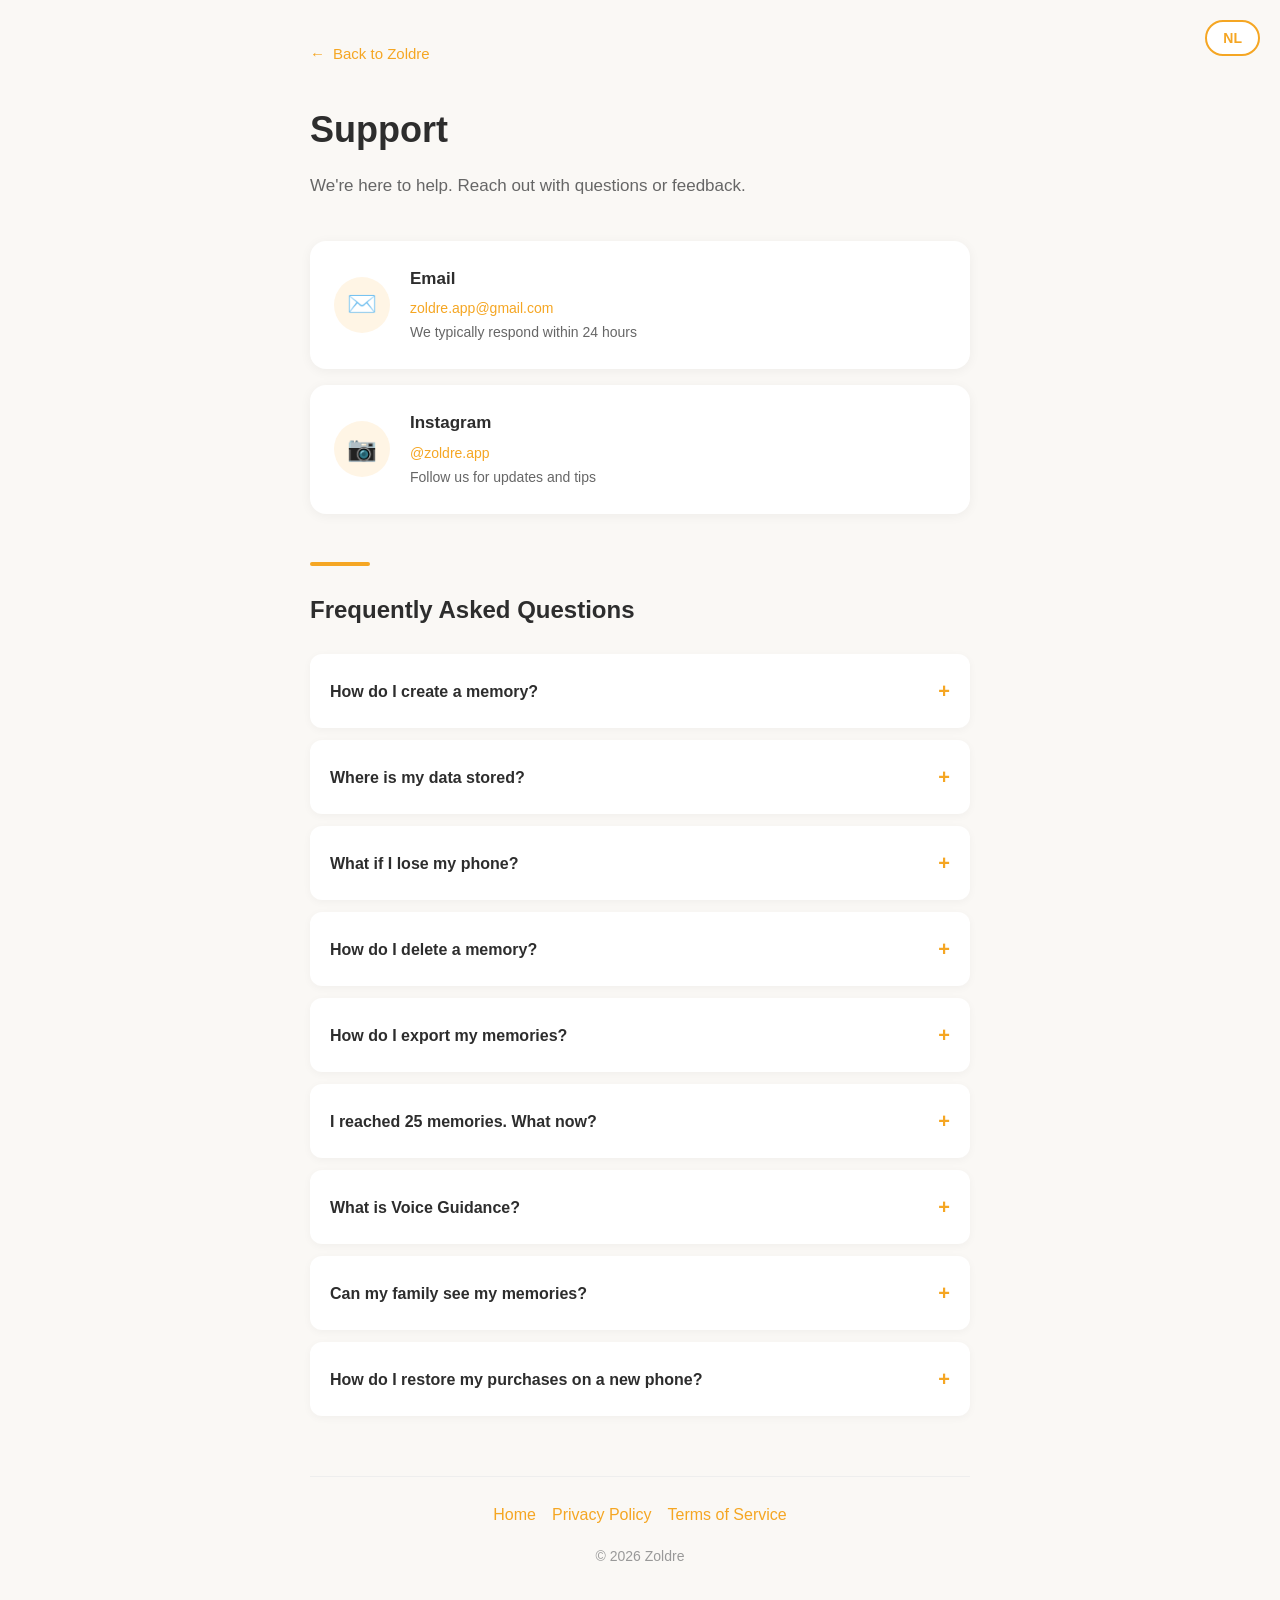
<file: support.html>
<!DOCTYPE html>
<html lang="en">
<head>
    <meta charset="UTF-8">
    <meta name="viewport" content="width=device-width, initial-scale=1.0">
    <title>Support - Zoldre</title>
    <meta name="description" content="Get help with Zoldre. Contact us with questions or feedback.">
    <link rel="icon" type="image/png" href="icon.png">
    <style>
        * {
            margin: 0;
            padding: 0;
            box-sizing: border-box;
        }
        
        body {
            font-family: -apple-system, BlinkMacSystemFont, 'Segoe UI', Roboto, Helvetica, Arial, sans-serif;
            background-color: #FAF8F5;
            color: #2D2D2D;
            line-height: 1.7;
        }
        
        .container {
            max-width: 700px;
            margin: 0 auto;
            padding: 40px 20px;
        }
        
        /* Language Switcher */
        .lang-switch {
            position: fixed;
            top: 20px;
            right: 20px;
            z-index: 100;
        }
        
        .lang-btn {
            background: white;
            border: 2px solid #F5A623;
            color: #F5A623;
            padding: 8px 16px;
            border-radius: 20px;
            cursor: pointer;
            font-size: 14px;
            font-weight: 600;
            transition: all 0.3s ease;
        }
        
        .lang-btn:hover {
            background: #F5A623;
            color: white;
        }
        
        /* Back link */
        .back-link {
            display: inline-flex;
            align-items: center;
            gap: 8px;
            color: #F5A623;
            text-decoration: none;
            font-size: 15px;
            margin-bottom: 32px;
        }
        
        .back-link:hover {
            text-decoration: underline;
        }
        
        /* Header */
        .header {
            margin-bottom: 40px;
        }
        
        .title {
            font-size: 36px;
            font-weight: 700;
            color: #2D2D2D;
            margin-bottom: 12px;
        }
        
        .subtitle {
            font-size: 17px;
            color: #666;
        }
        
        /* Contact Cards */
        .contact-cards {
            display: grid;
            gap: 16px;
            margin-bottom: 48px;
        }
        
        .contact-card {
            background: white;
            padding: 24px;
            border-radius: 16px;
            box-shadow: 0 2px 12px rgba(0,0,0,0.05);
            display: flex;
            align-items: center;
            gap: 20px;
            text-decoration: none;
            color: inherit;
            transition: transform 0.2s ease, box-shadow 0.2s ease;
        }
        
        .contact-card:hover {
            transform: translateY(-2px);
            box-shadow: 0 4px 20px rgba(0,0,0,0.1);
        }
        
        .contact-icon {
            width: 56px;
            height: 56px;
            background: #FFF5E5;
            border-radius: 50%;
            display: flex;
            align-items: center;
            justify-content: center;
            font-size: 24px;
            flex-shrink: 0;
        }
        
        .contact-info h3 {
            font-size: 17px;
            font-weight: 600;
            color: #2D2D2D;
            margin-bottom: 4px;
        }
        
        .contact-info p {
            font-size: 14px;
            color: #666;
        }
        
        .contact-info .contact-value {
            color: #F5A623;
            font-weight: 500;
        }
        
        /* FAQ Section */
        .faq-section {
            margin-top: 48px;
        }
        
        .section-title {
            font-size: 24px;
            font-weight: 700;
            color: #2D2D2D;
            margin-bottom: 24px;
        }
        
        .section-divider {
            width: 60px;
            height: 4px;
            background: #F5A623;
            border-radius: 2px;
            margin-bottom: 24px;
        }
        
        .faq-item {
            background: white;
            border-radius: 12px;
            margin-bottom: 12px;
            overflow: hidden;
            box-shadow: 0 2px 8px rgba(0,0,0,0.04);
        }
        
        .faq-question {
            padding: 20px;
            font-size: 16px;
            font-weight: 600;
            color: #2D2D2D;
            cursor: pointer;
            display: flex;
            justify-content: space-between;
            align-items: center;
        }
        
        .faq-question:hover {
            background: #FEFCF9;
        }
        
        .faq-toggle {
            color: #F5A623;
            font-size: 20px;
            transition: transform 0.3s ease;
        }
        
        .faq-item.open .faq-toggle {
            transform: rotate(45deg);
        }
        
        .faq-answer {
            max-height: 0;
            overflow: hidden;
            transition: max-height 0.3s ease;
        }
        
        .faq-item.open .faq-answer {
            max-height: 300px;
        }
        
        .faq-answer-content {
            padding: 0 20px 20px;
            font-size: 15px;
            color: #555;
            line-height: 1.6;
        }
        
        /* Footer */
        .footer {
            margin-top: 60px;
            padding-top: 24px;
            border-top: 1px solid #EEE;
            text-align: center;
        }
        
        .footer p {
            font-size: 14px;
            color: #999;
            margin-bottom: 8px;
        }
        
        .footer a {
            color: #F5A623;
            text-decoration: none;
        }
        
        .footer-links {
            display: flex;
            justify-content: center;
            gap: 16px;
            margin-bottom: 16px;
            flex-wrap: wrap;
        }
        
        /* Dutch content - hidden by default */
        .nl { display: none; }
        body.dutch .en { display: none; }
        body.dutch .nl { display: block; }
        body.dutch .nl-inline { display: inline; }
        body.dutch .en-inline { display: none; }
        .nl-inline { display: none; }
    </style>
</head>
<body>
    <!-- Language Switcher -->
    <div class="lang-switch">
        <button class="lang-btn" onclick="toggleLanguage()">
            <span class="en-inline">NL</span>
            <span class="nl-inline">EN</span>
        </button>
    </div>

    <div class="container">
        <a href="index.html" class="back-link">
            ← <span class="en-inline">Back to Zoldre</span><span class="nl-inline">Terug naar Zoldre</span>
        </a>

        <header class="header">
            <h1 class="title en">Support</h1>
            <h1 class="title nl">Ondersteuning</h1>
            <p class="subtitle en">We're here to help. Reach out with questions or feedback.</p>
            <p class="subtitle nl">We zijn er om te helpen. Neem contact op met vragen of feedback.</p>
        </header>

        <!-- Contact Cards -->
        <div class="contact-cards">
            <a href="mailto:zoldre.app@gmail.com" class="contact-card">
                <div class="contact-icon">✉️</div>
                <div class="contact-info">
                    <h3>Email</h3>
                    <p class="contact-value">zoldre.app@gmail.com</p>
                    <p class="en">We typically respond within 24 hours</p>
                    <p class="nl">We reageren meestal binnen 24 uur</p>
                </div>
            </a>
            
            <a href="https://instagram.com/zoldre.app" target="_blank" class="contact-card">
                <div class="contact-icon">📷</div>
                <div class="contact-info">
                    <h3>Instagram</h3>
                    <p class="contact-value">@zoldre.app</p>
                    <p class="en">Follow us for updates and tips</p>
                    <p class="nl">Volg ons voor updates en tips</p>
                </div>
            </a>
        </div>

        <!-- FAQ Section English -->
        <section class="faq-section en">
            <div class="section-divider"></div>
            <h2 class="section-title">Frequently Asked Questions</h2>
            
            <div class="faq-item">
                <div class="faq-question" onclick="toggleFaq(this)">
                    <span>How do I create a memory?</span>
                    <span class="faq-toggle">+</span>
                </div>
                <div class="faq-answer">
                    <div class="faq-answer-content">
                        Tap the orange + button at the bottom of the screen. Take a photo of the object you want to remember, then tap the microphone to record your story. When you're done, tap to stop recording. Your memory is automatically saved!
                    </div>
                </div>
            </div>
            
            <div class="faq-item">
                <div class="faq-question" onclick="toggleFaq(this)">
                    <span>Where is my data stored?</span>
                    <span class="faq-toggle">+</span>
                </div>
                <div class="faq-answer">
                    <div class="faq-answer-content">
                        All your memories are stored locally on your iPhone. We never upload your photos or recordings to any server. Your data stays completely private on your device.
                    </div>
                </div>
            </div>
            
            <div class="faq-item">
                <div class="faq-question" onclick="toggleFaq(this)">
                    <span>What if I lose my phone?</span>
                    <span class="faq-toggle">+</span>
                </div>
                <div class="faq-answer">
                    <div class="faq-answer-content">
                        Since data is stored locally, we recommend using the Export feature regularly to save your memories to iCloud, a computer, or share them with family. This creates a backup you can keep safe.
                    </div>
                </div>
            </div>
            
            <div class="faq-item">
                <div class="faq-question" onclick="toggleFaq(this)">
                    <span>How do I delete a memory?</span>
                    <span class="faq-toggle">+</span>
                </div>
                <div class="faq-answer">
                    <div class="faq-answer-content">
                        Open the memory you want to delete by tapping on it. Look for the trash icon in the top right corner. Tap it and confirm to permanently delete the memory.
                    </div>
                </div>
            </div>
            
            <div class="faq-item">
                <div class="faq-question" onclick="toggleFaq(this)">
                    <span>How do I export my memories?</span>
                    <span class="faq-toggle">+</span>
                </div>
                <div class="faq-answer">
                    <div class="faq-answer-content">
                        Go to Settings (gear icon) and tap "Export Memories". The app will create a package with all your photos and voice recordings. You can then save it to Files, share via AirDrop, or send it by email.
                    </div>
                </div>
            </div>
            
            <div class="faq-item">
                <div class="faq-question" onclick="toggleFaq(this)">
                    <span>I reached 25 memories. What now?</span>
                    <span class="faq-toggle">+</span>
                </div>
                <div class="faq-answer">
                    <div class="faq-answer-content">
                        The free version includes 25 memories. To add more, you can purchase additional storage: €0.99 for 75 memories, €2.99 for 200 memories, or €4.99 for unlimited memories. These are one-time payments, not subscriptions.
                    </div>
                </div>
            </div>
            
            <div class="faq-item">
                <div class="faq-question" onclick="toggleFaq(this)">
                    <span>What is Voice Guidance?</span>
                    <span class="faq-toggle">+</span>
                </div>
                <div class="faq-answer">
                    <div class="faq-answer-content">
                        Voice Guidance is an optional feature that speaks instructions out loud as you use the app. For example, when you tap the + button, the app will say "Take a photo". You can turn this on or off in Settings. It's designed to help users who prefer audio instructions.
                    </div>
                </div>
            </div>
            
            <div class="faq-item">
                <div class="faq-question" onclick="toggleFaq(this)">
                    <span>Can my family see my memories?</span>
                    <span class="faq-toggle">+</span>
                </div>
                <div class="faq-answer">
                    <div class="faq-answer-content">
                        Your memories are private to you unless you choose to share them. Use the Export feature to create a package you can share with family via email, AirDrop, or messaging apps.
                    </div>
                </div>
            </div>
            
            <div class="faq-item">
                <div class="faq-question" onclick="toggleFaq(this)">
                    <span>How do I restore my purchases on a new phone?</span>
                    <span class="faq-toggle">+</span>
                </div>
                <div class="faq-answer">
                    <div class="faq-answer-content">
                        If you've purchased additional memory space and get a new phone, go to Settings and tap "Restore Purchases". This will restore any purchases linked to your Apple ID. Note that your memories themselves need to be exported and transferred manually.
                    </div>
                </div>
            </div>
        </section>

        <!-- FAQ Section Dutch -->
        <section class="faq-section nl">
            <div class="section-divider"></div>
            <h2 class="section-title">Veelgestelde Vragen</h2>
            
            <div class="faq-item">
                <div class="faq-question" onclick="toggleFaq(this)">
                    <span>Hoe maak ik een herinnering?</span>
                    <span class="faq-toggle">+</span>
                </div>
                <div class="faq-answer">
                    <div class="faq-answer-content">
                        Tik op de oranje + knop onderaan het scherm. Maak een foto van het voorwerp dat je wilt onthouden en tik dan op de microfoon om je verhaal op te nemen. Als je klaar bent, tik je om te stoppen. Je herinnering wordt automatisch opgeslagen!
                    </div>
                </div>
            </div>
            
            <div class="faq-item">
                <div class="faq-question" onclick="toggleFaq(this)">
                    <span>Waar worden mijn gegevens opgeslagen?</span>
                    <span class="faq-toggle">+</span>
                </div>
                <div class="faq-answer">
                    <div class="faq-answer-content">
                        Al je herinneringen worden lokaal op je iPhone opgeslagen. We uploaden nooit je foto's of opnames naar een server. Je gegevens blijven volledig privé op je apparaat.
                    </div>
                </div>
            </div>
            
            <div class="faq-item">
                <div class="faq-question" onclick="toggleFaq(this)">
                    <span>Wat als ik mijn telefoon verlies?</span>
                    <span class="faq-toggle">+</span>
                </div>
                <div class="faq-answer">
                    <div class="faq-answer-content">
                        Omdat gegevens lokaal worden opgeslagen, raden we aan om regelmatig de Exportfunctie te gebruiken om je herinneringen op te slaan naar iCloud, een computer, of te delen met familie. Dit maakt een back-up die je veilig kunt bewaren.
                    </div>
                </div>
            </div>
            
            <div class="faq-item">
                <div class="faq-question" onclick="toggleFaq(this)">
                    <span>Hoe verwijder ik een herinnering?</span>
                    <span class="faq-toggle">+</span>
                </div>
                <div class="faq-answer">
                    <div class="faq-answer-content">
                        Open de herinnering die je wilt verwijderen door erop te tikken. Zoek het prullenbakicoon in de rechterbovenhoek. Tik erop en bevestig om de herinnering permanent te verwijderen.
                    </div>
                </div>
            </div>
            
            <div class="faq-item">
                <div class="faq-question" onclick="toggleFaq(this)">
                    <span>Hoe exporteer ik mijn herinneringen?</span>
                    <span class="faq-toggle">+</span>
                </div>
                <div class="faq-answer">
                    <div class="faq-answer-content">
                        Ga naar Instellingen (tandwielicoon) en tik op "Exporteer Herinneringen". De app maakt een pakket met al je foto's en stemopnames. Je kunt het dan opslaan in Bestanden, delen via AirDrop, of per e-mail versturen.
                    </div>
                </div>
            </div>
            
            <div class="faq-item">
                <div class="faq-question" onclick="toggleFaq(this)">
                    <span>Ik heb 25 herinneringen bereikt. Wat nu?</span>
                    <span class="faq-toggle">+</span>
                </div>
                <div class="faq-answer">
                    <div class="faq-answer-content">
                        De gratis versie bevat 25 herinneringen. Om meer toe te voegen kun je extra opslagruimte kopen: €0,99 voor 75 herinneringen, €2,99 voor 200 herinneringen, of €4,99 voor onbeperkt. Dit zijn eenmalige betalingen, geen abonnementen.
                    </div>
                </div>
            </div>
            
            <div class="faq-item">
                <div class="faq-question" onclick="toggleFaq(this)">
                    <span>Wat is Spraakbegeleiding?</span>
                    <span class="faq-toggle">+</span>
                </div>
                <div class="faq-answer">
                    <div class="faq-answer-content">
                        Spraakbegeleiding is een optionele functie die instructies hardop uitspreekt terwijl je de app gebruikt. Bijvoorbeeld, wanneer je op de + knop tikt, zegt de app "Maak een foto". Je kunt dit aan of uit zetten in Instellingen. Het is ontworpen om gebruikers te helpen die de voorkeur geven aan audio-instructies.
                    </div>
                </div>
            </div>
            
            <div class="faq-item">
                <div class="faq-question" onclick="toggleFaq(this)">
                    <span>Kan mijn familie mijn herinneringen zien?</span>
                    <span class="faq-toggle">+</span>
                </div>
                <div class="faq-answer">
                    <div class="faq-answer-content">
                        Je herinneringen zijn privé, tenzij je kiest om ze te delen. Gebruik de Exportfunctie om een pakket te maken dat je kunt delen met familie via e-mail, AirDrop of berichten-apps.
                    </div>
                </div>
            </div>
            
            <div class="faq-item">
                <div class="faq-question" onclick="toggleFaq(this)">
                    <span>Hoe herstel ik mijn aankopen op een nieuwe telefoon?</span>
                    <span class="faq-toggle">+</span>
                </div>
                <div class="faq-answer">
                    <div class="faq-answer-content">
                        Als je extra geheugenruimte hebt gekocht en een nieuwe telefoon krijgt, ga dan naar Instellingen en tik op "Herstel Aankopen". Dit herstelt alle aankopen die gekoppeld zijn aan je Apple ID. Let op: je herinneringen zelf moeten handmatig worden geëxporteerd en overgedragen.
                    </div>
                </div>
            </div>
        </section>

        <footer class="footer">
            <div class="footer-links">
                <a href="index.html"><span class="en-inline">Home</span><span class="nl-inline">Home</span></a>
                <a href="privacy.html"><span class="en-inline">Privacy Policy</span><span class="nl-inline">Privacybeleid</span></a>
                <a href="terms.html"><span class="en-inline">Terms of Service</span><span class="nl-inline">Gebruiksvoorwaarden</span></a>
            </div>
            <p>© 2026 Zoldre</p>
        </footer>
    </div>

    <script>
        function toggleLanguage() {
            document.body.classList.toggle('dutch');
            if (document.body.classList.contains('dutch')) {
                localStorage.setItem('zoldre-lang', 'nl');
            } else {
                localStorage.setItem('zoldre-lang', 'en');
            }
        }
        
        function toggleFaq(element) {
            const faqItem = element.parentElement;
            faqItem.classList.toggle('open');
        }
        
        // Load saved language preference
        if (localStorage.getItem('zoldre-lang') === 'nl') {
            document.body.classList.add('dutch');
        }
    </script>
</body>
</html>
</file>
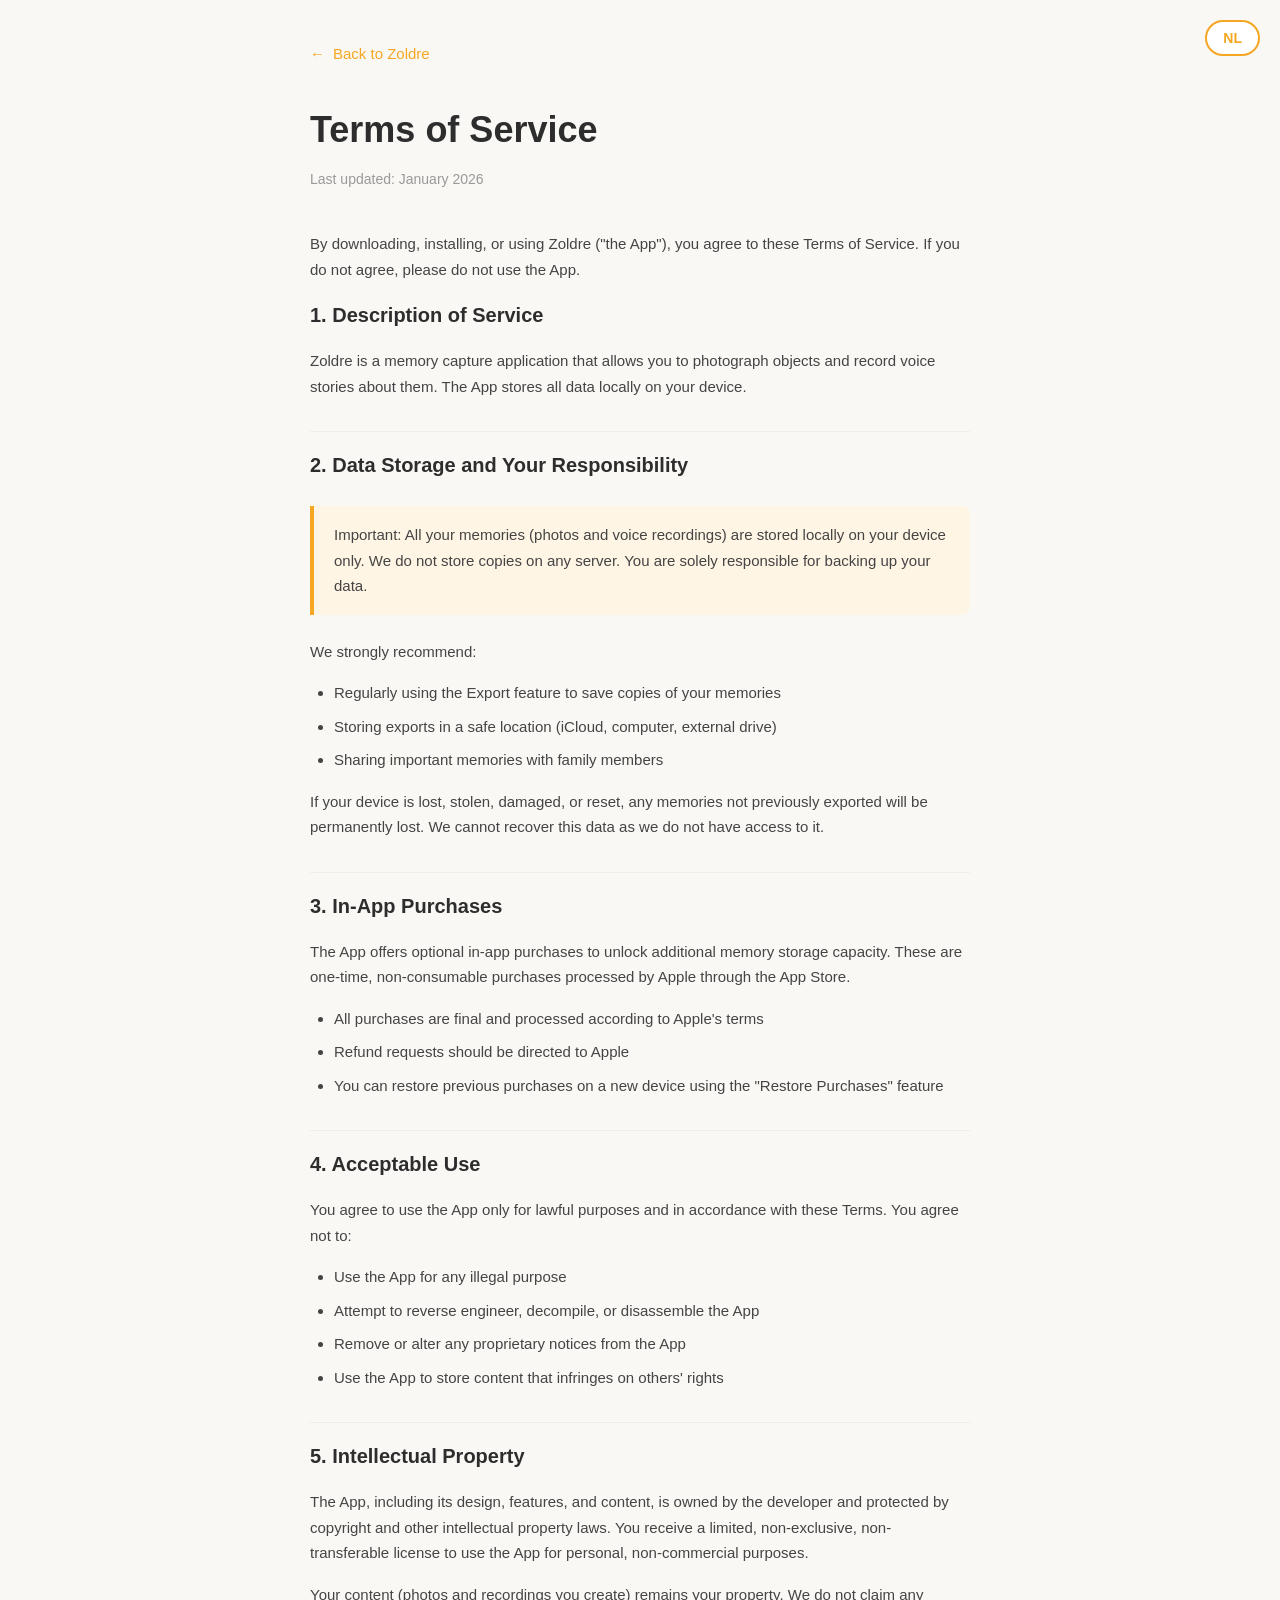
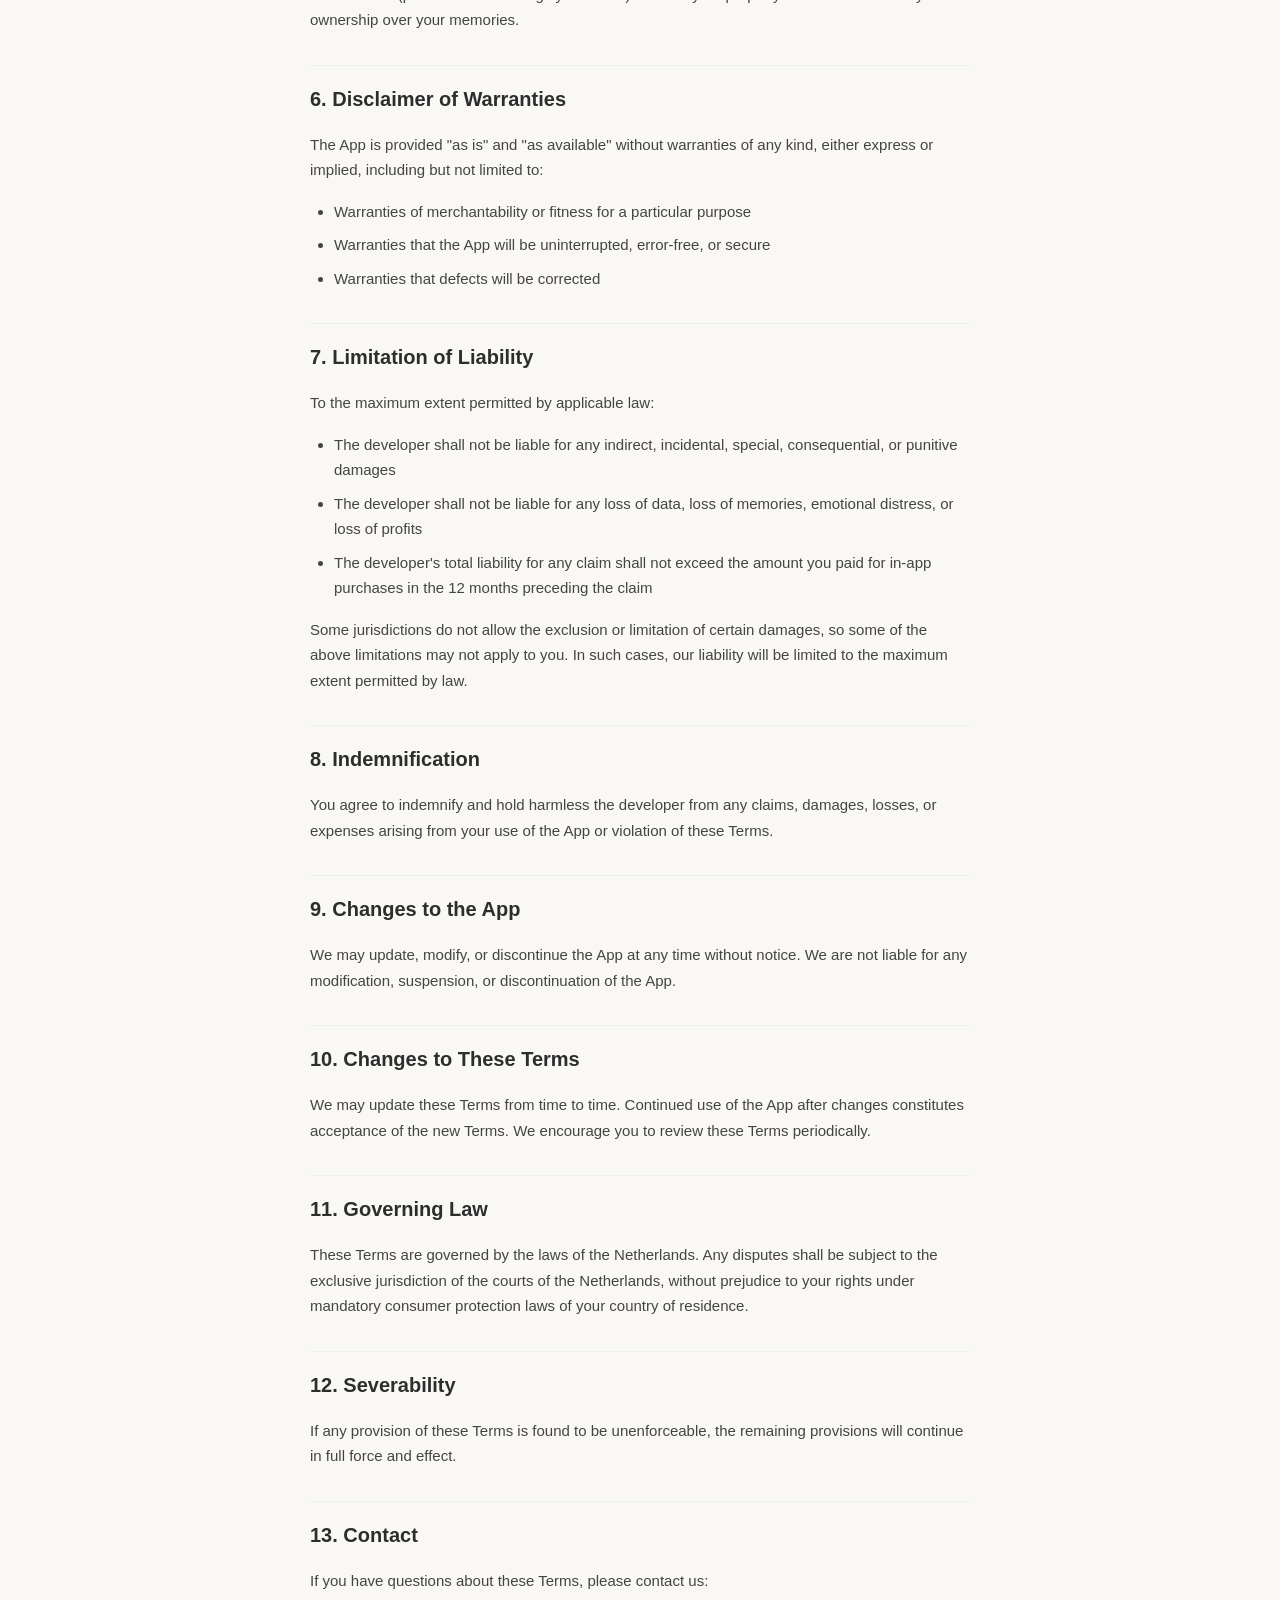
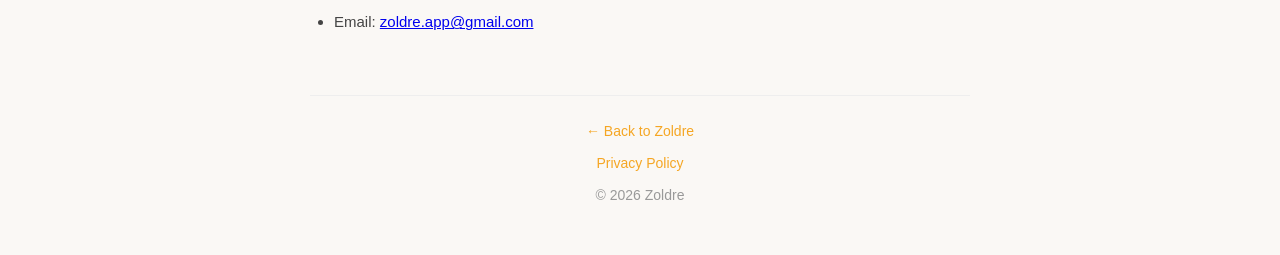
<file: terms.html>
<!DOCTYPE html>
<html lang="en">
<head>
    <meta charset="UTF-8">
    <meta name="viewport" content="width=device-width, initial-scale=1.0">
    <title>Terms of Service - Zoldre</title>
    <meta name="description" content="Zoldre Terms of Service - Please read before using the app.">
    <link rel="icon" type="image/png" href="icon.png">
    <style>
        * {
            margin: 0;
            padding: 0;
            box-sizing: border-box;
        }
        
        body {
            font-family: -apple-system, BlinkMacSystemFont, 'Segoe UI', Roboto, Helvetica, Arial, sans-serif;
            background-color: #FAF8F5;
            color: #2D2D2D;
            line-height: 1.7;
        }
        
        .container {
            max-width: 700px;
            margin: 0 auto;
            padding: 40px 20px;
        }
        
        /* Language Switcher */
        .lang-switch {
            position: fixed;
            top: 20px;
            right: 20px;
            z-index: 100;
        }
        
        .lang-btn {
            background: white;
            border: 2px solid #F5A623;
            color: #F5A623;
            padding: 8px 16px;
            border-radius: 20px;
            cursor: pointer;
            font-size: 14px;
            font-weight: 600;
            transition: all 0.3s ease;
        }
        
        .lang-btn:hover {
            background: #F5A623;
            color: white;
        }
        
        /* Back link */
        .back-link {
            display: inline-flex;
            align-items: center;
            gap: 8px;
            color: #F5A623;
            text-decoration: none;
            font-size: 15px;
            margin-bottom: 32px;
        }
        
        .back-link:hover {
            text-decoration: underline;
        }
        
        /* Header */
        .header {
            margin-bottom: 40px;
        }
        
        .title {
            font-size: 36px;
            font-weight: 700;
            color: #2D2D2D;
            margin-bottom: 8px;
        }
        
        .last-updated {
            font-size: 14px;
            color: #999;
        }
        
        /* Content */
        .content h2 {
            font-size: 20px;
            font-weight: 600;
            color: #2D2D2D;
            margin-top: 32px;
            margin-bottom: 16px;
            padding-top: 16px;
            border-top: 1px solid #EEE;
        }
        
        .content h2:first-of-type {
            border-top: none;
            margin-top: 0;
            padding-top: 0;
        }
        
        .content p {
            font-size: 15px;
            color: #444;
            margin-bottom: 16px;
        }
        
        .content ul {
            margin-bottom: 16px;
            padding-left: 24px;
        }
        
        .content li {
            font-size: 15px;
            color: #444;
            margin-bottom: 8px;
        }
        
        .warning-box {
            background: #FFF5E5;
            border-left: 4px solid #F5A623;
            padding: 16px 20px;
            margin: 24px 0;
            border-radius: 0 8px 8px 0;
        }
        
        .warning-box p {
            margin: 0;
            font-weight: 500;
        }
        
        /* Footer */
        .footer {
            margin-top: 60px;
            padding-top: 24px;
            border-top: 1px solid #EEE;
            text-align: center;
        }
        
        .footer p {
            font-size: 14px;
            color: #999;
            margin-bottom: 8px;
        }
        
        .footer a {
            color: #F5A623;
            text-decoration: none;
        }
        
        /* Dutch content - hidden by default */
        .nl { display: none; }
        body.dutch .en { display: none; }
        body.dutch .nl { display: block; }
        body.dutch .nl-inline { display: inline; }
        body.dutch .en-inline { display: none; }
        .nl-inline { display: none; }
    </style>
</head>
<body>
    <!-- Language Switcher -->
    <div class="lang-switch">
        <button class="lang-btn" onclick="toggleLanguage()">
            <span class="en-inline">NL</span>
            <span class="nl-inline">EN</span>
        </button>
    </div>

    <div class="container">
        <a href="index.html" class="back-link">
            ← <span class="en-inline">Back to Zoldre</span><span class="nl-inline">Terug naar Zoldre</span>
        </a>

        <header class="header">
            <h1 class="title en">Terms of Service</h1>
            <h1 class="title nl">Gebruiksvoorwaarden</h1>
            <p class="last-updated en">Last updated: January 2026</p>
            <p class="last-updated nl">Laatst bijgewerkt: Januari 2026</p>
        </header>

        <!-- English Content -->
        <div class="content en">
            <p>By downloading, installing, or using Zoldre ("the App"), you agree to these Terms of Service. If you do not agree, please do not use the App.</p>

            <h2>1. Description of Service</h2>
            <p>Zoldre is a memory capture application that allows you to photograph objects and record voice stories about them. The App stores all data locally on your device.</p>

            <h2>2. Data Storage and Your Responsibility</h2>
            
            <div class="warning-box">
                <p>Important: All your memories (photos and voice recordings) are stored locally on your device only. We do not store copies on any server. You are solely responsible for backing up your data.</p>
            </div>
            
            <p>We strongly recommend:</p>
            <ul>
                <li>Regularly using the Export feature to save copies of your memories</li>
                <li>Storing exports in a safe location (iCloud, computer, external drive)</li>
                <li>Sharing important memories with family members</li>
            </ul>
            
            <p>If your device is lost, stolen, damaged, or reset, any memories not previously exported will be permanently lost. We cannot recover this data as we do not have access to it.</p>

            <h2>3. In-App Purchases</h2>
            <p>The App offers optional in-app purchases to unlock additional memory storage capacity. These are one-time, non-consumable purchases processed by Apple through the App Store.</p>
            <ul>
                <li>All purchases are final and processed according to Apple's terms</li>
                <li>Refund requests should be directed to Apple</li>
                <li>You can restore previous purchases on a new device using the "Restore Purchases" feature</li>
            </ul>

            <h2>4. Acceptable Use</h2>
            <p>You agree to use the App only for lawful purposes and in accordance with these Terms. You agree not to:</p>
            <ul>
                <li>Use the App for any illegal purpose</li>
                <li>Attempt to reverse engineer, decompile, or disassemble the App</li>
                <li>Remove or alter any proprietary notices from the App</li>
                <li>Use the App to store content that infringes on others' rights</li>
            </ul>

            <h2>5. Intellectual Property</h2>
            <p>The App, including its design, features, and content, is owned by the developer and protected by copyright and other intellectual property laws. You receive a limited, non-exclusive, non-transferable license to use the App for personal, non-commercial purposes.</p>
            <p>Your content (photos and recordings you create) remains your property. We do not claim any ownership over your memories.</p>

            <h2>6. Disclaimer of Warranties</h2>
            <p>The App is provided "as is" and "as available" without warranties of any kind, either express or implied, including but not limited to:</p>
            <ul>
                <li>Warranties of merchantability or fitness for a particular purpose</li>
                <li>Warranties that the App will be uninterrupted, error-free, or secure</li>
                <li>Warranties that defects will be corrected</li>
            </ul>

            <h2>7. Limitation of Liability</h2>
            <p>To the maximum extent permitted by applicable law:</p>
            <ul>
                <li>The developer shall not be liable for any indirect, incidental, special, consequential, or punitive damages</li>
                <li>The developer shall not be liable for any loss of data, loss of memories, emotional distress, or loss of profits</li>
                <li>The developer's total liability for any claim shall not exceed the amount you paid for in-app purchases in the 12 months preceding the claim</li>
            </ul>
            <p>Some jurisdictions do not allow the exclusion or limitation of certain damages, so some of the above limitations may not apply to you. In such cases, our liability will be limited to the maximum extent permitted by law.</p>

            <h2>8. Indemnification</h2>
            <p>You agree to indemnify and hold harmless the developer from any claims, damages, losses, or expenses arising from your use of the App or violation of these Terms.</p>

            <h2>9. Changes to the App</h2>
            <p>We may update, modify, or discontinue the App at any time without notice. We are not liable for any modification, suspension, or discontinuation of the App.</p>

            <h2>10. Changes to These Terms</h2>
            <p>We may update these Terms from time to time. Continued use of the App after changes constitutes acceptance of the new Terms. We encourage you to review these Terms periodically.</p>

            <h2>11. Governing Law</h2>
            <p>These Terms are governed by the laws of the Netherlands. Any disputes shall be subject to the exclusive jurisdiction of the courts of the Netherlands, without prejudice to your rights under mandatory consumer protection laws of your country of residence.</p>

            <h2>12. Severability</h2>
            <p>If any provision of these Terms is found to be unenforceable, the remaining provisions will continue in full force and effect.</p>

            <h2>13. Contact</h2>
            <p>If you have questions about these Terms, please contact us:</p>
            <ul>
                <li>Email: <a href="mailto:zoldre.app@gmail.com">zoldre.app@gmail.com</a></li>
            </ul>
        </div>

        <!-- Dutch Content -->
        <div class="content nl">
            <p>Door Zoldre ("de App") te downloaden, installeren of gebruiken, gaat u akkoord met deze Gebruiksvoorwaarden. Als u niet akkoord gaat, gebruik de App dan niet.</p>

            <h2>1. Beschrijving van de Dienst</h2>
            <p>Zoldre is een app voor het vastleggen van herinneringen waarmee u voorwerpen kunt fotograferen en stemverhalen erover kunt opnemen. De App slaat alle gegevens lokaal op uw apparaat op.</p>

            <h2>2. Gegevensopslag en Uw Verantwoordelijkheid</h2>
            
            <div class="warning-box">
                <p>Belangrijk: Al uw herinneringen (foto's en stemopnames) worden alleen lokaal op uw apparaat opgeslagen. Wij slaan geen kopieën op servers op. U bent zelf verantwoordelijk voor het maken van back-ups van uw gegevens.</p>
            </div>
            
            <p>Wij raden u sterk aan om:</p>
            <ul>
                <li>Regelmatig de Exportfunctie te gebruiken om kopieën van uw herinneringen op te slaan</li>
                <li>Exports op een veilige locatie te bewaren (iCloud, computer, externe schijf)</li>
                <li>Belangrijke herinneringen met familieleden te delen</li>
            </ul>
            
            <p>Als uw apparaat verloren raakt, gestolen wordt, beschadigd raakt of wordt gereset, gaan alle niet eerder geëxporteerde herinneringen permanent verloren. Wij kunnen deze gegevens niet herstellen omdat wij er geen toegang toe hebben.</p>

            <h2>3. In-App Aankopen</h2>
            <p>De App biedt optionele in-app aankopen om extra herinneringsruimte te ontgrendelen. Dit zijn eenmalige, niet-verbruikbare aankopen die door Apple via de App Store worden verwerkt.</p>
            <ul>
                <li>Alle aankopen zijn definitief en worden verwerkt volgens Apple's voorwaarden</li>
                <li>Verzoeken om terugbetaling dienen aan Apple te worden gericht</li>
                <li>U kunt eerdere aankopen op een nieuw apparaat herstellen met de functie "Herstel Aankopen"</li>
            </ul>

            <h2>4. Acceptabel Gebruik</h2>
            <p>U stemt ermee in de App alleen te gebruiken voor wettige doeleinden en in overeenstemming met deze Voorwaarden. U stemt ermee in om niet:</p>
            <ul>
                <li>De App te gebruiken voor illegale doeleinden</li>
                <li>Te proberen de App te reverse-engineeren, decompileren of disassembleren</li>
                <li>Eigendomsrechten of kennisgevingen van de App te verwijderen of te wijzigen</li>
                <li>De App te gebruiken om inhoud op te slaan die inbreuk maakt op de rechten van anderen</li>
            </ul>

            <h2>5. Intellectueel Eigendom</h2>
            <p>De App, inclusief het ontwerp, de functies en de inhoud, is eigendom van de ontwikkelaar en wordt beschermd door auteursrecht en andere intellectuele eigendomswetten. U ontvangt een beperkte, niet-exclusieve, niet-overdraagbare licentie om de App te gebruiken voor persoonlijke, niet-commerciële doeleinden.</p>
            <p>Uw inhoud (foto's en opnames die u maakt) blijft uw eigendom. Wij claimen geen eigendom over uw herinneringen.</p>

            <h2>6. Garantiedisclaimer</h2>
            <p>De App wordt geleverd "zoals deze is" en "zoals beschikbaar" zonder enige garantie, expliciet of impliciet, inclusief maar niet beperkt tot:</p>
            <ul>
                <li>Garanties van verkoopbaarheid of geschiktheid voor een bepaald doel</li>
                <li>Garanties dat de App ononderbroken, foutloos of veilig zal zijn</li>
                <li>Garanties dat gebreken zullen worden gecorrigeerd</li>
            </ul>

            <h2>7. Beperking van Aansprakelijkheid</h2>
            <p>Voor zover toegestaan door toepasselijk recht:</p>
            <ul>
                <li>Is de ontwikkelaar niet aansprakelijk voor indirecte, incidentele, speciale, gevolgschade of punitieve schade</li>
                <li>Is de ontwikkelaar niet aansprakelijk voor verlies van gegevens, verlies van herinneringen, emotioneel leed of winstderving</li>
                <li>Zal de totale aansprakelijkheid van de ontwikkelaar voor enige claim niet hoger zijn dan het bedrag dat u in de 12 maanden voorafgaand aan de claim aan in-app aankopen heeft betaald</li>
            </ul>
            <p>Sommige rechtsgebieden staan de uitsluiting of beperking van bepaalde schade niet toe, dus sommige van de bovenstaande beperkingen zijn mogelijk niet op u van toepassing. In dergelijke gevallen zal onze aansprakelijkheid worden beperkt tot het maximum dat wettelijk is toegestaan.</p>

            <h2>8. Vrijwaring</h2>
            <p>U stemt ermee in de ontwikkelaar te vrijwaren van alle claims, schade, verliezen of kosten die voortvloeien uit uw gebruik van de App of schending van deze Voorwaarden.</p>

            <h2>9. Wijzigingen aan de App</h2>
            <p>Wij kunnen de App op elk moment zonder kennisgeving bijwerken, wijzigen of stopzetten. Wij zijn niet aansprakelijk voor enige wijziging, opschorting of stopzetting van de App.</p>

            <h2>10. Wijzigingen in Deze Voorwaarden</h2>
            <p>Wij kunnen deze Voorwaarden van tijd tot tijd bijwerken. Voortgezet gebruik van de App na wijzigingen vormt acceptatie van de nieuwe Voorwaarden. Wij raden u aan deze Voorwaarden regelmatig te bekijken.</p>

            <h2>11. Toepasselijk Recht</h2>
            <p>Deze Voorwaarden worden beheerst door het Nederlands recht. Geschillen zijn onderworpen aan de exclusieve rechtspraak van de Nederlandse rechtbanken, onverminderd uw rechten onder dwingend consumentenbeschermingsrecht van uw land van verblijf.</p>

            <h2>12. Scheidbaarheid</h2>
            <p>Als een bepaling van deze Voorwaarden niet-afdwingbaar wordt bevonden, blijven de overige bepalingen volledig van kracht.</p>

            <h2>13. Contact</h2>
            <p>Als u vragen heeft over deze Voorwaarden, neem dan contact met ons op:</p>
            <ul>
                <li>E-mail: <a href="mailto:zoldre.app@gmail.com">zoldre.app@gmail.com</a></li>
            </ul>
        </div>

        <footer class="footer">
            <p><a href="index.html">← <span class="en-inline">Back to Zoldre</span><span class="nl-inline">Terug naar Zoldre</span></a></p>
            <p><a href="privacy.html"><span class="en-inline">Privacy Policy</span><span class="nl-inline">Privacybeleid</span></a></p>
            <p>© 2026 Zoldre</p>
        </footer>
    </div>

    <script>
        function toggleLanguage() {
            document.body.classList.toggle('dutch');
            if (document.body.classList.contains('dutch')) {
                localStorage.setItem('zoldre-lang', 'nl');
            } else {
                localStorage.setItem('zoldre-lang', 'en');
            }
        }
        
        // Load saved language preference
        if (localStorage.getItem('zoldre-lang') === 'nl') {
            document.body.classList.add('dutch');
        }
    </script>
</body>
</html>
</file>
